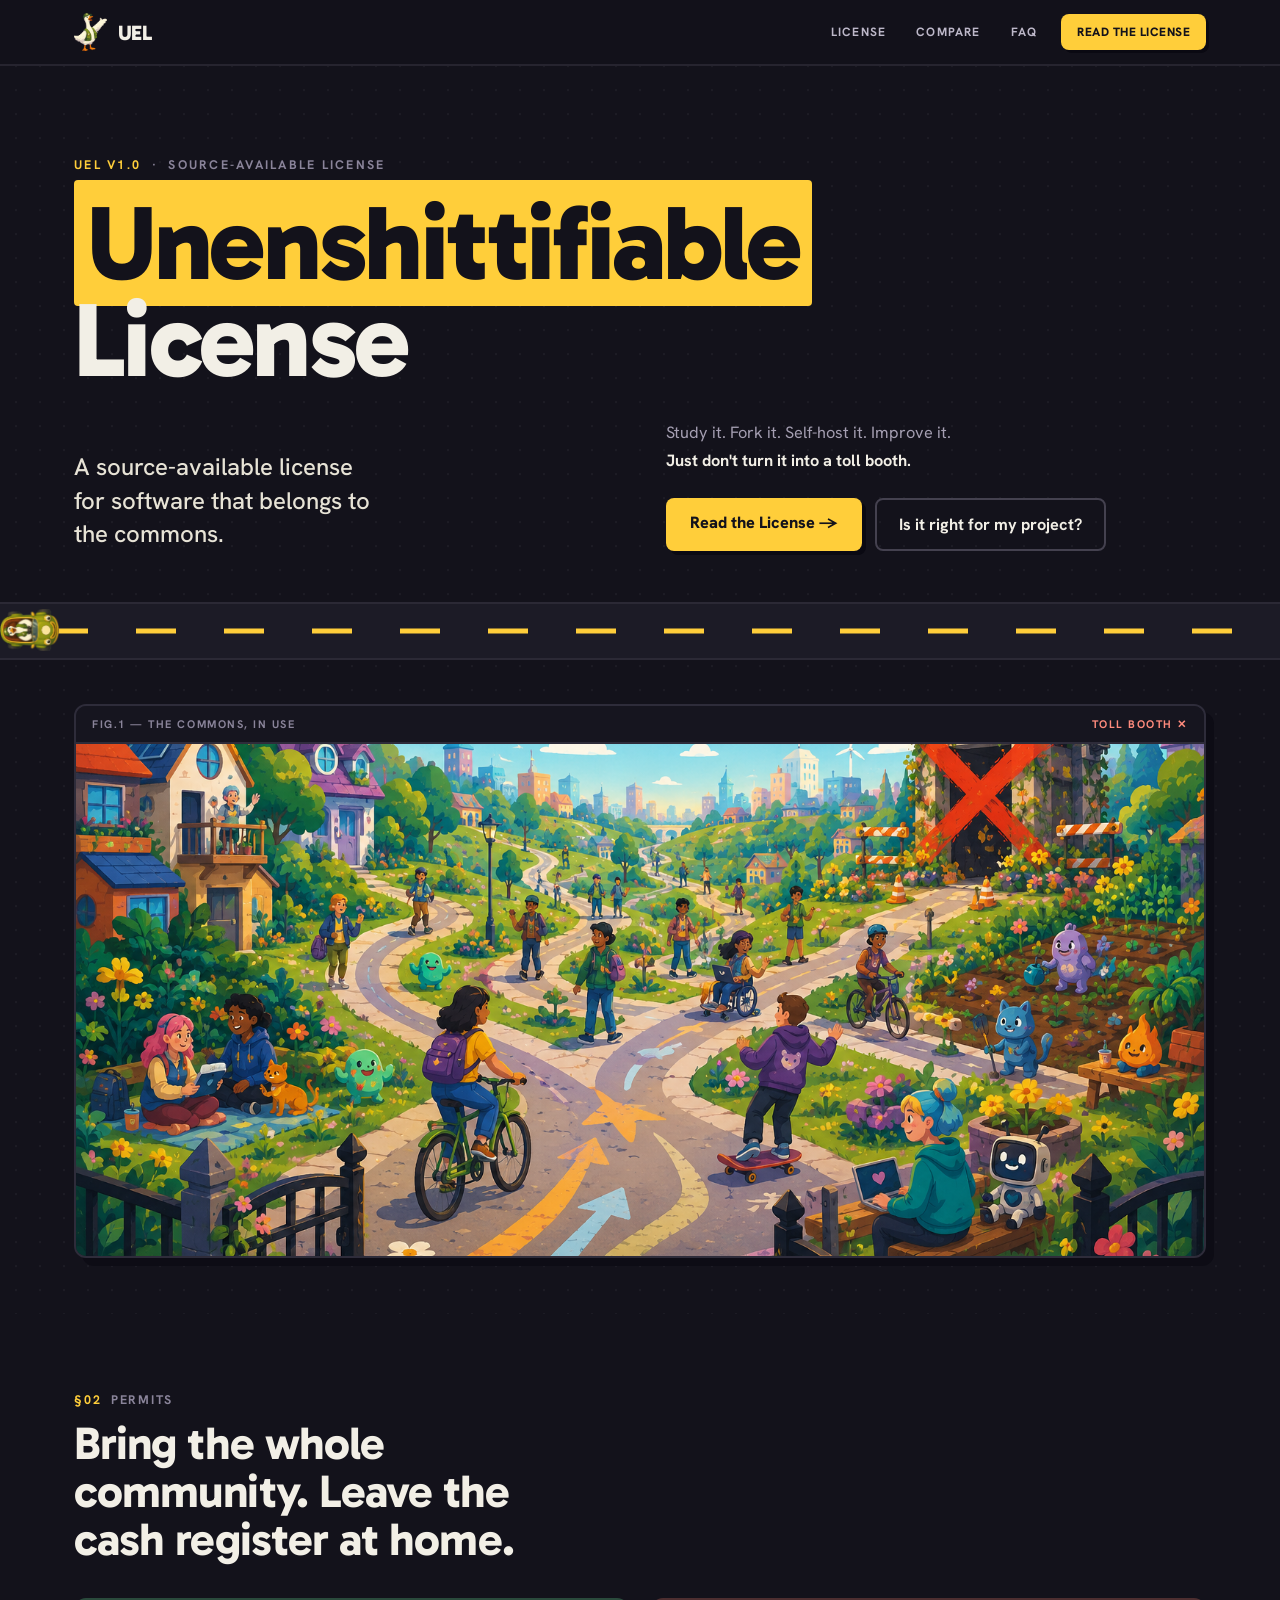
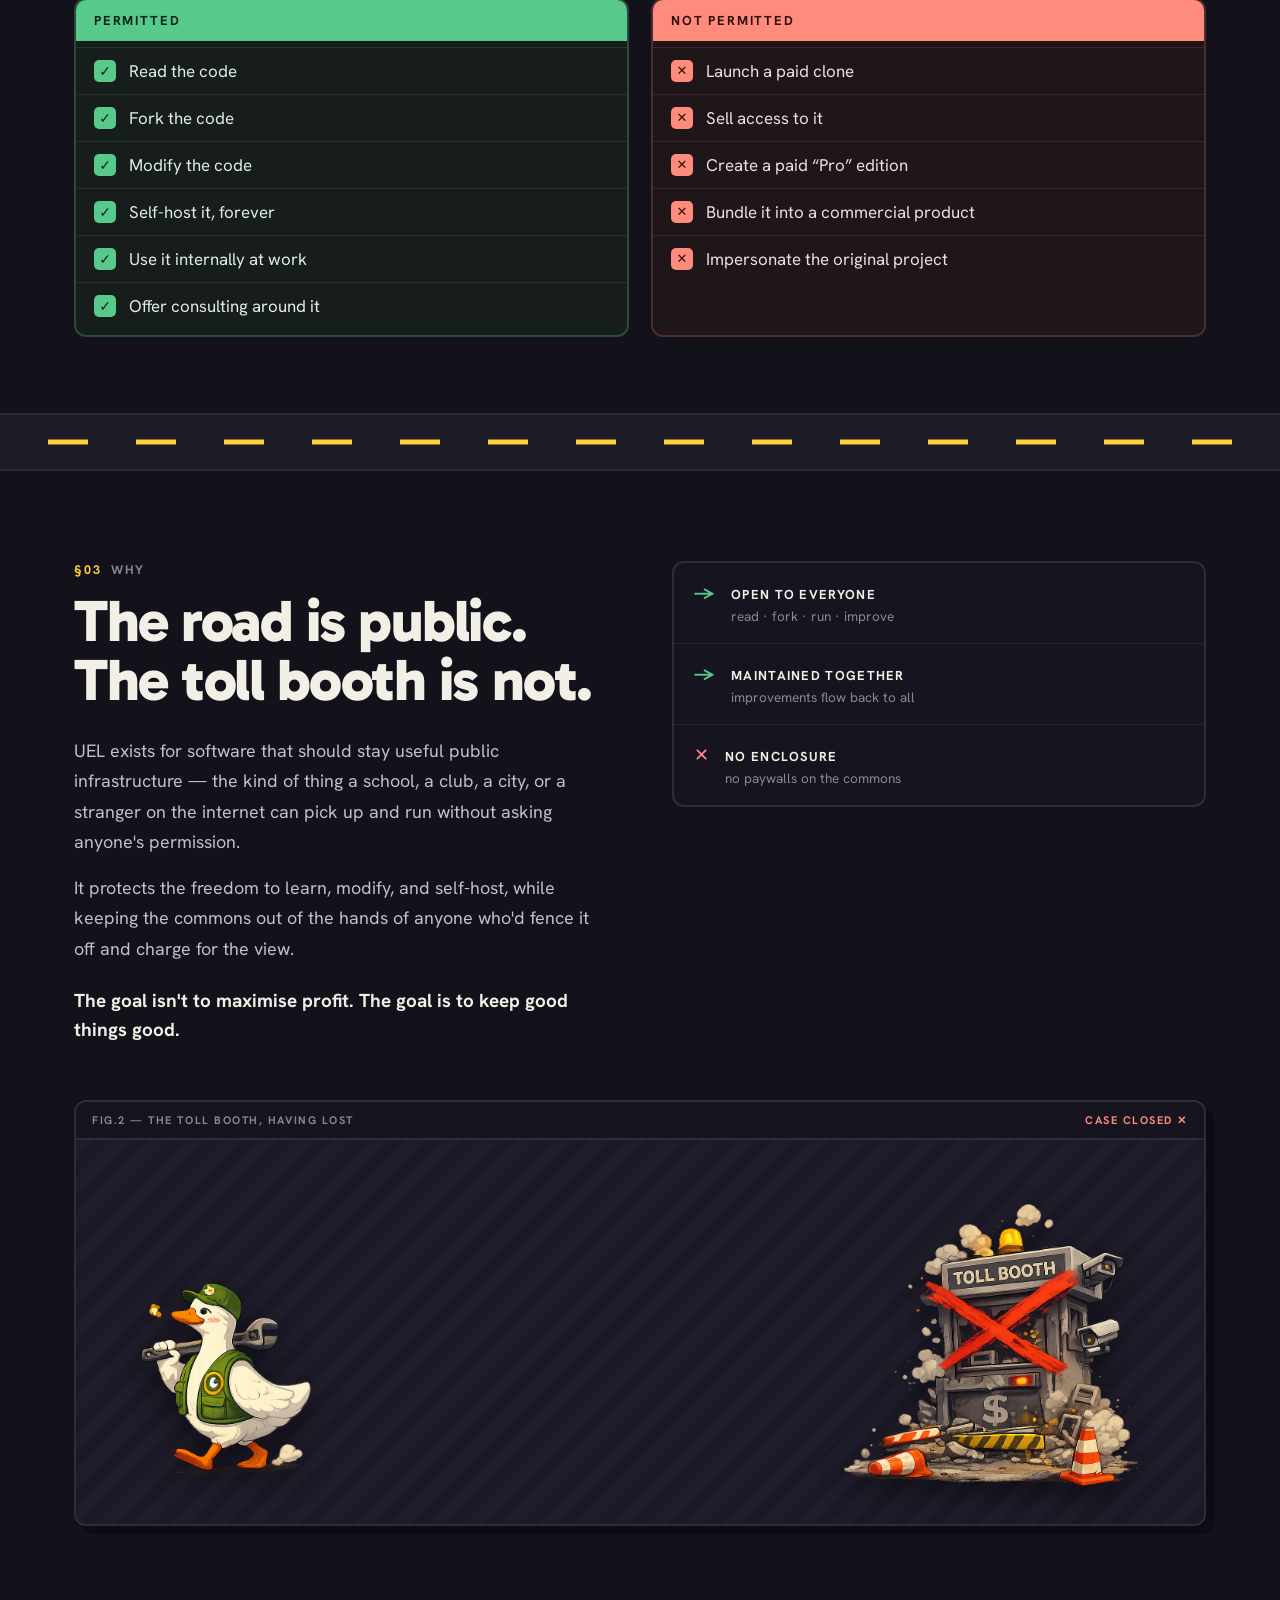
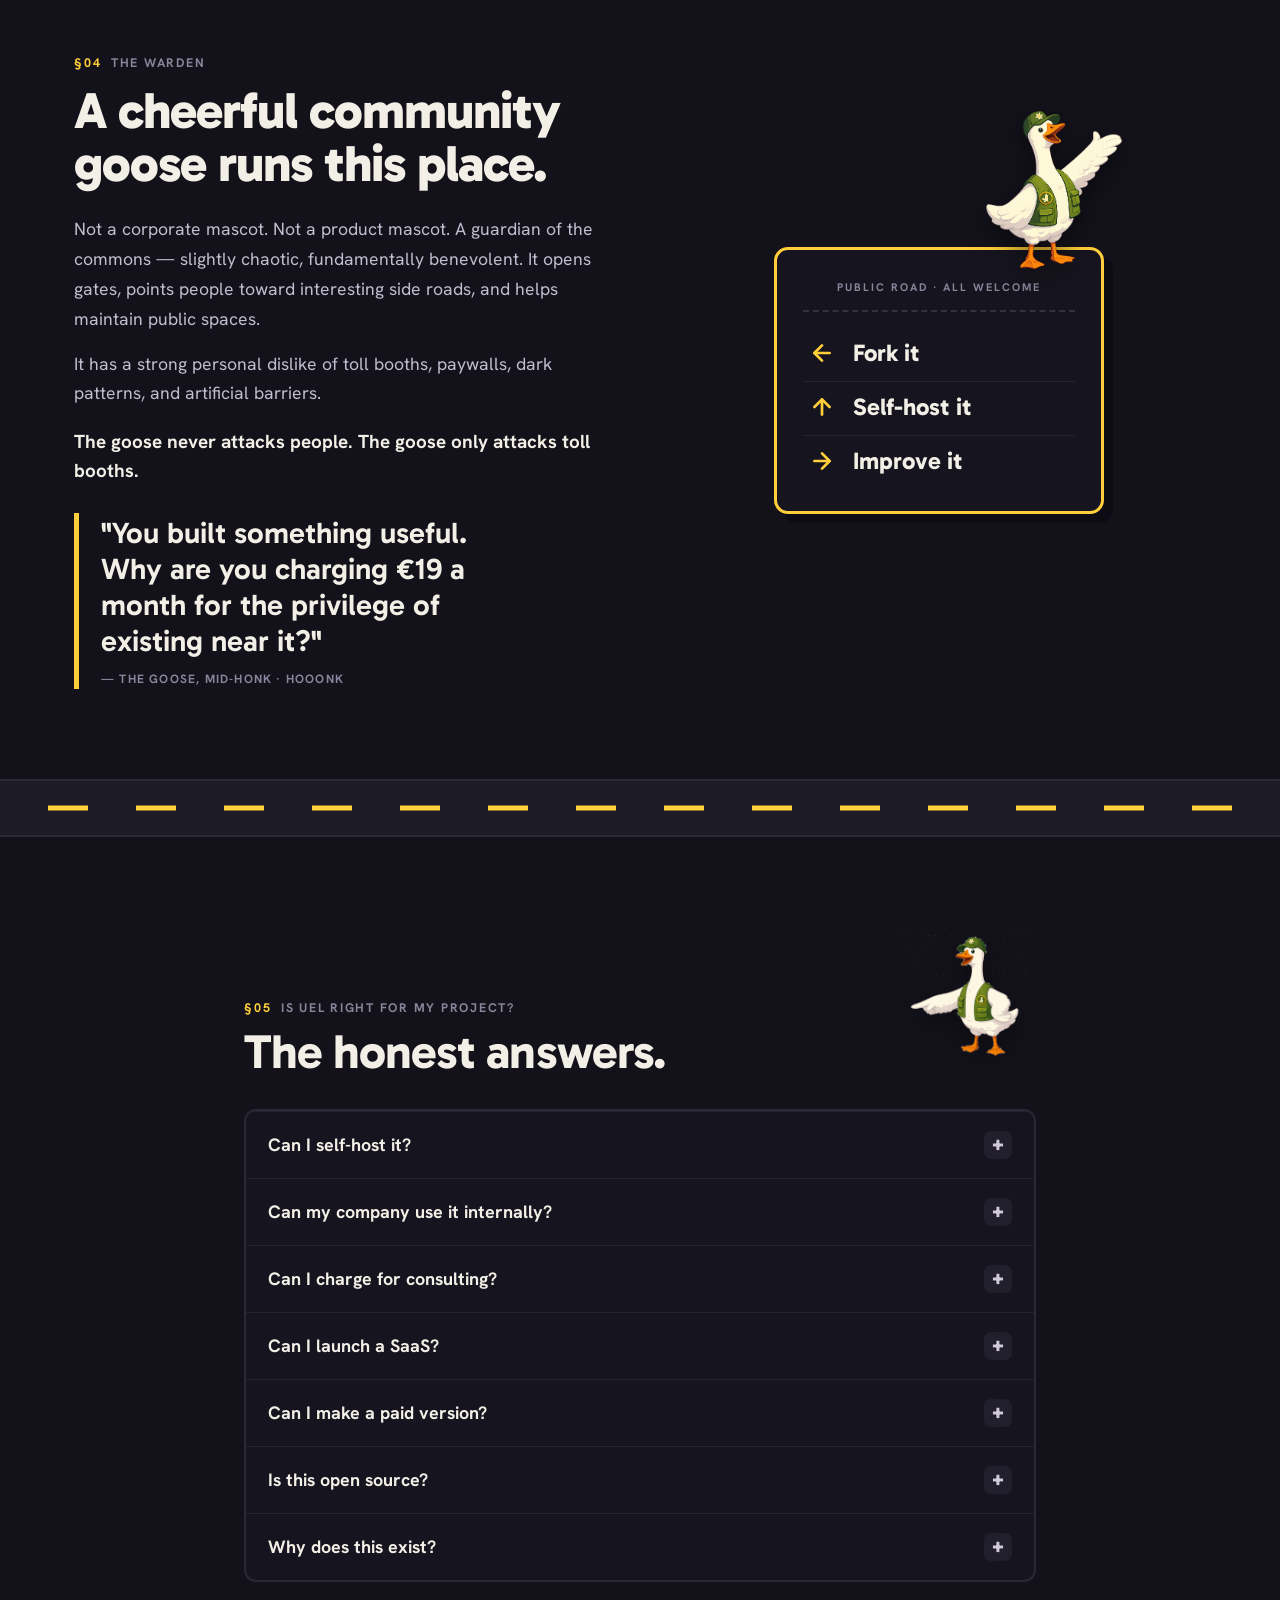
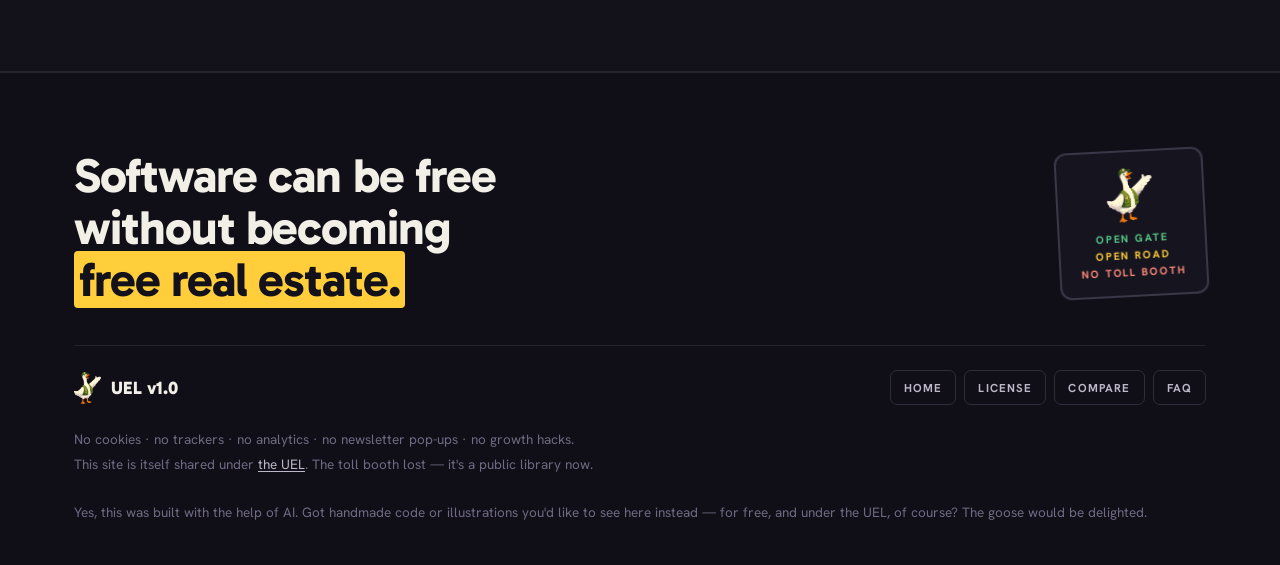
<file: index.html>
<!DOCTYPE html>
<html lang="en">
<head>
<meta charset="utf-8">
<meta name="viewport" content="width=device-width, initial-scale=1">
<title>The Unenshittifiable License (UEL)</title>
<meta name="description" content="A source-available license for software that belongs to the commons. Study it, fork it, self-host it, improve it — just don't turn it into a toll booth.">
<meta property="og:title" content="The Unenshittifiable License (UEL)">
<meta property="og:description" content="A source-available license for software that belongs to the commons. Just don't turn it into a toll booth.">
<meta property="og:type" content="website">
<link rel="icon" href="assets/goose_t.png">
<link rel="preconnect" href="https://fonts.googleapis.com">
<link rel="preconnect" href="https://fonts.gstatic.com" crossorigin>
<link href="https://fonts.googleapis.com/css2?family=Gabarito:wght@400;500;600;700;800;900&family=Hanken+Grotesk:wght@400;500;600;700;800&display=swap" rel="stylesheet">
<link rel="stylesheet" href="styles.css">
</head>
<body>

<div style="min-height:100vh;background:#13121b">

  <nav style="position:sticky;top:0;z-index:50;background:rgba(19,18,27,.86);backdrop-filter:blur(10px);border-bottom:2px solid #26242f">
    <div style="max-width:1180px;margin:0 auto;padding:13px 24px;display:flex;align-items:center;justify-content:space-between;gap:12px;flex-wrap:wrap">
      <a href="index.html" style="display:flex;align-items:center;gap:11px">
        <img src="assets/goose_t.png" alt="UEL warden goose" onclick="honk(event)" title="Honk!" style="height:38px;width:auto;cursor:pointer">
        <span style="font-family:'Gabarito',sans-serif;font-weight:800;font-size:21px;letter-spacing:-.01em">UEL</span>
      </a>
      <div class="lab" style="display:flex;align-items:center;gap:6px;font-size:12px;letter-spacing:.1em">
        <a href="license.html" class="navlink" style="padding:9px 12px;color:#bdb8c9;border-radius:6px">License</a>
        <a href="compare.html" class="navlink" style="padding:9px 12px;color:#bdb8c9;border-radius:6px">Compare</a>
        <a href="#faq" class="navlink" style="padding:9px 12px;color:#bdb8c9;border-radius:6px">FAQ</a>
        <a href="license.html" class="btn-primary-sm" style="margin-left:6px;padding:10px 16px;background:#ffce3a;color:#13121b;font-weight:800;letter-spacing:.04em;border-radius:8px;box-shadow:3px 3px 0 #0a0912;transition:transform .15s,box-shadow .15s">Read the license</a>
      </div>
    </div>
  </nav>

  <header style="position:relative;background-image:radial-gradient(rgba(255,255,255,.045) 1.2px,transparent 1.2px);background-size:24px 24px;background-position:center">
    <div style="max-width:1180px;margin:0 auto;padding:clamp(46px,7vw,92px) 24px clamp(34px,4vw,52px)">
      <div class="lab" style="animation:fadeUp .6s .04s both;font-size:12.5px;letter-spacing:.18em;color:#8a849a"><span style="color:#ffce3a">UEL v1.0</span> &nbsp;·&nbsp; Source-available license</div>
      <h1 style="animation:fadeUp .6s .1s both;font-family:'Gabarito',sans-serif;font-weight:800;font-size:clamp(2.9rem,8.4vw,6.6rem);line-height:.92;letter-spacing:-.025em;margin:22px 0 0;text-wrap:balance">
        <span style="background:#ffce3a;color:#13121b;padding:0 .12em;border-radius:4px;box-decoration-break:clone;-webkit-box-decoration-break:clone">Unenshittifiable</span><br>License
      </h1>
      <div style="display:grid;grid-template-columns:repeat(auto-fit,minmax(min(100%,300px),1fr));gap:clamp(20px,4vw,56px);margin-top:30px;align-items:end">
        <p style="animation:fadeUp .6s .18s both;font-size:clamp(1.15rem,1.9vw,1.5rem);line-height:1.4;color:#e7e3d6;margin:0;max-width:24ch;font-weight:500">A source-available license for software that belongs to the commons.</p>
        <div style="animation:fadeUp .6s .24s both">
          <p style="font-size:1.02rem;line-height:1.75;color:#a59fb2;margin:0">Study it. Fork it. Self-host it. Improve it.<br><span style="color:#f2efe6;font-weight:700">Just don't turn it into a toll booth.</span></p>
          <div style="display:flex;flex-wrap:wrap;gap:13px;margin-top:22px">
            <a href="license.html" class="btn-primary" style="padding:14px 24px;background:#ffce3a;color:#13121b;font-weight:800;font-size:1.02rem;border-radius:8px;box-shadow:4px 4px 0 #0a0912;transition:transform .15s,box-shadow .15s">Read the License →</a>
            <a href="#faq" class="btn-ghost" style="padding:14px 22px;background:transparent;color:#f2efe6;font-weight:700;font-size:1.02rem;border:2px solid #44414f;border-radius:8px;transition:.18s">Is it right for my project?</a>
          </div>
        </div>
      </div>
    </div>

    <div style="position:relative">
      <div aria-hidden="true" style="height:58px;background:#1c1b26;border-top:2px solid #2b2935;border-bottom:2px solid #2b2935;position:relative;overflow:hidden">
        <div class="anim-road" style="position:absolute;top:50%;left:-128px;right:-128px;height:5px;transform:translateY(-50%);background:repeating-linear-gradient(90deg,#ffce3a 0 40px,transparent 40px 88px)"></div>
      </div>
      <img src="assets/goose_car.png" alt="The warden goose, out for a drive" class="anim-drive" style="position:absolute;top:7px;left:0;height:42px;width:auto;z-index:5;pointer-events:none">
    </div>

    <div style="max-width:1180px;margin:0 auto;padding:clamp(26px,4vw,44px) 24px clamp(34px,5vw,56px)">
      <div style="border:2px solid #2e2c3a;border-radius:12px;overflow:hidden;background:#1a1924;box-shadow:8px 8px 0 #0d0c15">
        <div style="display:flex;align-items:center;justify-content:space-between;padding:11px 16px;border-bottom:2px solid #2e2c3a;background:#16151f">
          <span class="lab" style="font-size:11px;letter-spacing:.14em;color:#8a849a">FIG.1 — The commons, in use</span>
          <span class="lab" style="font-size:11px;letter-spacing:.14em;color:#ff8b7d">Toll booth ✕</span>
        </div>
        <img src="assets/hero_scene.png" alt="A colourful public road winding through a friendly neighbourhood — people, cyclists, students and cute internet creatures sharing the space, an open gate, forking paths, and a vine-covered toll booth crossed out in the distance" style="display:block;width:100%;height:clamp(300px,40vw,540px);object-fit:cover">
      </div>
    </div>
  </header>

  <section style="max-width:1180px;margin:0 auto;padding:clamp(40px,6vw,80px) 24px">
    <div class="lab" style="font-size:12.5px;letter-spacing:.14em;color:#8a849a;margin-bottom:12px"><span style="color:#ffce3a">§02</span>&nbsp;&nbsp;Permits</div>
    <h2 style="font-family:'Gabarito',sans-serif;font-weight:700;font-size:clamp(1.9rem,3.6vw,2.9rem);line-height:1.04;letter-spacing:-.02em;margin:0 0 34px;max-width:20ch">Bring the whole community. Leave the cash register at home.</h2>
    <div style="display:grid;grid-template-columns:repeat(auto-fit,minmax(min(100%,260px),1fr));gap:22px">
      <div style="border:2px solid #2a4a3c;border-radius:12px;overflow:hidden;background:#161d1a">
        <div class="lab" style="background:#57c98a;color:#0c241a;font-size:13px;letter-spacing:.14em;padding:12px 18px">Permitted</div>
        <ul style="list-style:none;margin:0;padding:6px 0">
          <li style="display:flex;gap:13px;align-items:center;padding:12px 18px;border-top:1px solid rgba(87,201,138,.14);font-size:1.06rem;color:#e0ede6"><span style="flex:none;width:22px;height:22px;background:#57c98a;color:#0c241a;border-radius:5px;display:grid;place-items:center;font-weight:800;font-size:14px">✓</span>Read the code</li>
          <li style="display:flex;gap:13px;align-items:center;padding:12px 18px;border-top:1px solid rgba(87,201,138,.14);font-size:1.06rem;color:#e0ede6"><span style="flex:none;width:22px;height:22px;background:#57c98a;color:#0c241a;border-radius:5px;display:grid;place-items:center;font-weight:800;font-size:14px">✓</span>Fork the code</li>
          <li style="display:flex;gap:13px;align-items:center;padding:12px 18px;border-top:1px solid rgba(87,201,138,.14);font-size:1.06rem;color:#e0ede6"><span style="flex:none;width:22px;height:22px;background:#57c98a;color:#0c241a;border-radius:5px;display:grid;place-items:center;font-weight:800;font-size:14px">✓</span>Modify the code</li>
          <li style="display:flex;gap:13px;align-items:center;padding:12px 18px;border-top:1px solid rgba(87,201,138,.14);font-size:1.06rem;color:#e0ede6"><span style="flex:none;width:22px;height:22px;background:#57c98a;color:#0c241a;border-radius:5px;display:grid;place-items:center;font-weight:800;font-size:14px">✓</span>Self-host it, forever</li>
          <li style="display:flex;gap:13px;align-items:center;padding:12px 18px;border-top:1px solid rgba(87,201,138,.14);font-size:1.06rem;color:#e0ede6"><span style="flex:none;width:22px;height:22px;background:#57c98a;color:#0c241a;border-radius:5px;display:grid;place-items:center;font-weight:800;font-size:14px">✓</span>Use it internally at work</li>
          <li style="display:flex;gap:13px;align-items:center;padding:12px 18px;border-top:1px solid rgba(87,201,138,.14);font-size:1.06rem;color:#e0ede6"><span style="flex:none;width:22px;height:22px;background:#57c98a;color:#0c241a;border-radius:5px;display:grid;place-items:center;font-weight:800;font-size:14px">✓</span>Offer consulting around it</li>
        </ul>
      </div>
      <div style="border:2px solid #4d2e30;border-radius:12px;overflow:hidden;background:#1e1618">
        <div class="lab" style="background:#ff8b7d;color:#2e0f0c;font-size:13px;letter-spacing:.14em;padding:12px 18px">Not permitted</div>
        <ul style="list-style:none;margin:0;padding:6px 0">
          <li style="display:flex;gap:13px;align-items:center;padding:12px 18px;border-top:1px solid rgba(255,139,125,.14);font-size:1.06rem;color:#f0dedd"><span style="flex:none;width:22px;height:22px;background:#ff8b7d;color:#2e0f0c;border-radius:5px;display:grid;place-items:center;font-weight:800;font-size:13px">✕</span>Launch a paid clone</li>
          <li style="display:flex;gap:13px;align-items:center;padding:12px 18px;border-top:1px solid rgba(255,139,125,.14);font-size:1.06rem;color:#f0dedd"><span style="flex:none;width:22px;height:22px;background:#ff8b7d;color:#2e0f0c;border-radius:5px;display:grid;place-items:center;font-weight:800;font-size:13px">✕</span>Sell access to it</li>
          <li style="display:flex;gap:13px;align-items:center;padding:12px 18px;border-top:1px solid rgba(255,139,125,.14);font-size:1.06rem;color:#f0dedd"><span style="flex:none;width:22px;height:22px;background:#ff8b7d;color:#2e0f0c;border-radius:5px;display:grid;place-items:center;font-weight:800;font-size:13px">✕</span>Create a paid “Pro” edition</li>
          <li style="display:flex;gap:13px;align-items:center;padding:12px 18px;border-top:1px solid rgba(255,139,125,.14);font-size:1.06rem;color:#f0dedd"><span style="flex:none;width:22px;height:22px;background:#ff8b7d;color:#2e0f0c;border-radius:5px;display:grid;place-items:center;font-weight:800;font-size:13px">✕</span>Bundle it into a commercial product</li>
          <li style="display:flex;gap:13px;align-items:center;padding:12px 18px;border-top:1px solid rgba(255,139,125,.14);font-size:1.06rem;color:#f0dedd"><span style="flex:none;width:22px;height:22px;background:#ff8b7d;color:#2e0f0c;border-radius:5px;display:grid;place-items:center;font-weight:800;font-size:13px">✕</span>Impersonate the original project</li>
        </ul>
      </div>
    </div>
  </section>

  <div aria-hidden="true" style="height:58px;background:#1c1b26;border-top:2px solid #2b2935;border-bottom:2px solid #2b2935;position:relative;overflow:hidden">
    <div class="anim-road" style="position:absolute;top:50%;left:-128px;right:-128px;height:5px;transform:translateY(-50%);background:repeating-linear-gradient(90deg,#ffce3a 0 40px,transparent 40px 88px)"></div>
  </div>

  <section style="max-width:1180px;margin:0 auto;padding:clamp(50px,7vw,96px) 24px">
    <div style="display:grid;grid-template-columns:repeat(auto-fit,minmax(min(100%,300px),1fr));gap:clamp(30px,5vw,68px);align-items:start">
      <div>
        <div class="lab" style="font-size:12.5px;letter-spacing:.14em;color:#8a849a;margin-bottom:14px"><span style="color:#ffce3a">§03</span>&nbsp;&nbsp;Why</div>
        <h2 style="font-family:'Gabarito',sans-serif;font-weight:800;font-size:clamp(2.1rem,4.6vw,3.8rem);line-height:1;letter-spacing:-.025em;margin:0">The road is public.<br>The toll booth is&nbsp;not.</h2>
        <p style="font-size:1.12rem;line-height:1.7;color:#c2bdcf;margin:26px 0 0">UEL exists for software that should stay useful public infrastructure — the kind of thing a school, a club, a city, or a stranger on the internet can pick up and run without asking anyone's permission.</p>
        <p style="font-size:1.12rem;line-height:1.7;color:#c2bdcf;margin:15px 0 0">It protects the freedom to learn, modify, and self-host, while keeping the commons out of the hands of anyone who'd fence it off and charge for the view.</p>
        <p style="font-size:1.18rem;line-height:1.55;color:#f2efe6;font-weight:700;margin:22px 0 0">The goal isn't to maximise profit. The goal is to keep good things good.</p>
      </div>
      <div style="border:2px solid #2e2c3a;border-radius:12px;background:#16151f">
        <div style="display:flex;gap:16px;padding:18px 20px;border-bottom:1px solid #26242f;align-items:baseline"><span style="color:#57c98a;font-weight:800;font-size:18px">→</span><div><div class="lab" style="color:#f2efe6;font-size:13px;letter-spacing:.1em">Open to everyone</div><div style="color:#8a849a;font-size:13.5px;margin-top:4px">read · fork · run · improve</div></div></div>
        <div style="display:flex;gap:16px;padding:18px 20px;border-bottom:1px solid #26242f;align-items:baseline"><span style="color:#57c98a;font-weight:800;font-size:18px">→</span><div><div class="lab" style="color:#f2efe6;font-size:13px;letter-spacing:.1em">Maintained together</div><div style="color:#8a849a;font-size:13.5px;margin-top:4px">improvements flow back to all</div></div></div>
        <div style="display:flex;gap:16px;padding:18px 20px;align-items:baseline"><span style="color:#ff8b7d;font-weight:800;font-size:18px">✕</span><div><div class="lab" style="color:#f2efe6;font-size:13px;letter-spacing:.1em">No enclosure</div><div style="color:#8a849a;font-size:13.5px;margin-top:4px">no paywalls on the commons</div></div></div>
      </div>
    </div>
    <div style="margin-top:clamp(36px,5vw,56px);border:2px solid #2e2c3a;border-radius:12px;overflow:hidden;background:#1a1924;box-shadow:8px 8px 0 #0d0c15">
      <div style="display:flex;align-items:center;justify-content:space-between;gap:12px;padding:11px 16px;border-bottom:2px solid #2e2c3a;background:#16151f">
        <span class="lab" style="font-size:11px;letter-spacing:.14em;color:#8a849a">FIG.2 — The toll booth, having lost</span>
        <span class="lab" style="font-size:11px;letter-spacing:.14em;color:#ff8b7d">Case closed ✕</span>
      </div>
      <div style="background:repeating-linear-gradient(135deg,#1f1d2a,#1f1d2a 13px,#1b1926 13px,#1b1926 26px);padding:clamp(22px,3vw,40px) clamp(20px,5vw,72px);display:flex;flex-wrap:wrap;align-items:flex-end;justify-content:space-between;gap:28px">
        <img src="assets/goose_clean.png" alt="The warden goose strolling away with a wrench over its shoulder, whistling" style="height:clamp(170px,24vw,310px);width:auto;filter:drop-shadow(0 12px 16px rgba(0,0,0,.45))">
        <img src="assets/booth_clean.png" alt="The toll booth, crossed-out and crumbling" style="height:clamp(160px,22vw,288px);width:auto;filter:drop-shadow(0 12px 16px rgba(0,0,0,.45))">
      </div>
    </div>
  </section>

  <section style="max-width:1180px;margin:0 auto;padding:clamp(20px,3vw,40px) 24px clamp(50px,7vw,90px)">
    <div style="display:grid;grid-template-columns:repeat(auto-fit,minmax(min(100%,300px),1fr));gap:clamp(34px,5vw,72px);align-items:center">
      <div>
        <div class="lab" style="font-size:12.5px;letter-spacing:.14em;color:#8a849a;margin-bottom:14px"><span style="color:#ffce3a">§04</span>&nbsp;&nbsp;The warden</div>
        <h2 style="font-family:'Gabarito',sans-serif;font-weight:800;font-size:clamp(1.9rem,4vw,3.2rem);line-height:1.02;letter-spacing:-.02em;margin:0">A cheerful community goose runs this place.</h2>
        <p style="font-size:1.1rem;line-height:1.7;color:#c2bdcf;margin:24px 0 0">Not a corporate mascot. Not a product mascot. A guardian of the commons — slightly chaotic, fundamentally benevolent. It opens gates, points people toward interesting side roads, and helps maintain public spaces.</p>
        <p style="font-size:1.1rem;line-height:1.7;color:#c2bdcf;margin:15px 0 0">It has a strong personal dislike of toll booths, paywalls, dark patterns, and artificial barriers.</p>
        <p style="font-size:1.18rem;line-height:1.5;color:#f2efe6;font-weight:700;margin:20px 0 0">The goose never attacks people. The goose only attacks toll booths.</p>
        <div style="margin-top:28px;border-left:5px solid #ffce3a;padding:2px 0 2px 22px;max-width:44ch">
          <p style="font-family:'Gabarito',sans-serif;font-weight:600;font-size:clamp(1.3rem,2.4vw,1.85rem);line-height:1.22;margin:0">"You built something useful. Why are you charging €19 a month for the privilege of existing near it?"</p>
          <p class="lab" style="font-size:12px;letter-spacing:.1em;color:#8a849a;margin:12px 0 0">— the goose, mid-honk · HOOONK</p>
        </div>
      </div>

      <div style="display:flex;justify-content:center">
        <div style="position:relative;width:min(100%,330px)">
          <img src="assets/goose_t.png" alt="The warden goose, pointing at the directions" style="position:absolute;top:-118px;right:-18px;height:158px;width:auto;z-index:2;filter:drop-shadow(0 8px 12px rgba(0,0,0,.5))">
          <div style="border:3px solid #ffce3a;border-radius:14px;background:#16151f;box-shadow:9px 9px 0 #0d0c15;padding:30px 26px 26px;margin-top:18px">
            <div class="lab" style="text-align:center;font-size:11px;letter-spacing:.18em;color:#8a849a;padding-bottom:16px;border-bottom:2px dashed #34323f">Public road · all welcome</div>
            <div style="display:flex;flex-direction:column;gap:4px;margin-top:16px">
              <div style="display:flex;align-items:center;gap:16px;padding:10px 4px"><span style="width:30px;display:flex;justify-content:center;align-items:center;color:#ffce3a"><svg width="26" height="26" viewBox="0 0 24 24" fill="none" stroke="currentColor" stroke-width="2.5" stroke-linecap="round" stroke-linejoin="round"><path d="M19 12H5"></path><path d="M12 19l-7-7 7-7"></path></svg></span><span style="font-family:'Gabarito',sans-serif;font-weight:700;font-size:1.5rem;white-space:nowrap">Fork it</span></div>
              <div style="display:flex;align-items:center;gap:16px;padding:10px 4px;border-top:1px solid #26242f"><span style="width:30px;display:flex;justify-content:center;align-items:center;color:#ffce3a"><svg width="26" height="26" viewBox="0 0 24 24" fill="none" stroke="currentColor" stroke-width="2.5" stroke-linecap="round" stroke-linejoin="round"><path d="M12 19V5"></path><path d="M5 12l7-7 7 7"></path></svg></span><span style="font-family:'Gabarito',sans-serif;font-weight:700;font-size:1.5rem;white-space:nowrap">Self-host it</span></div>
              <div style="display:flex;align-items:center;gap:16px;padding:10px 4px;border-top:1px solid #26242f"><span style="width:30px;display:flex;justify-content:center;align-items:center;color:#ffce3a"><svg width="26" height="26" viewBox="0 0 24 24" fill="none" stroke="currentColor" stroke-width="2.5" stroke-linecap="round" stroke-linejoin="round"><path d="M5 12h14"></path><path d="M12 5l7 7-7 7"></path></svg></span><span style="font-family:'Gabarito',sans-serif;font-weight:700;font-size:1.5rem;white-space:nowrap">Improve it</span></div>
            </div>
          </div>
        </div>
      </div>
    </div>
  </section>

  <div aria-hidden="true" style="height:58px;background:#1c1b26;border-top:2px solid #2b2935;border-bottom:2px solid #2b2935;position:relative;overflow:hidden">
    <div class="anim-road" style="position:absolute;top:50%;left:-128px;right:-128px;height:5px;transform:translateY(-50%);background:repeating-linear-gradient(90deg,#ffce3a 0 40px,transparent 40px 88px)"></div>
  </div>

  <section id="faq" style="max-width:840px;margin:0 auto;padding:clamp(50px,7vw,90px) 24px">
    <div style="display:flex;flex-wrap:wrap;align-items:flex-end;justify-content:space-between;gap:18px;margin-bottom:32px">
      <div>
        <div class="lab" style="font-size:12.5px;letter-spacing:.14em;color:#8a849a;margin-bottom:12px"><span style="color:#ffce3a">§05</span>&nbsp;&nbsp;Is UEL right for my project?</div>
        <h2 style="font-family:'Gabarito',sans-serif;font-weight:700;font-size:clamp(2rem,3.8vw,3rem);line-height:1.02;letter-spacing:-.02em;margin:0">The honest answers.</h2>
      </div>
      <img src="assets/goose_point.png" alt="The warden goose, ready for your questions" style="height:clamp(94px,12vw,150px);width:auto;flex:none;filter:drop-shadow(0 8px 12px rgba(0,0,0,.4))">
    </div>
    <div style="border:2px solid #2a2834;border-radius:12px;overflow:hidden;background:#16151f">

      <div data-faq data-open="0" style="border-top:1px solid #24222e">
        <button onclick="toggleFaq(this)" style="width:100%;display:flex;align-items:center;justify-content:space-between;gap:16px;padding:19px 22px;background:none;border:none;color:#f2efe6;cursor:pointer;text-align:left;font-family:'Hanken Grotesk',sans-serif;font-weight:700;font-size:1.12rem">
          Can I self-host it?
          <span data-faq-sign style="flex:none;width:28px;height:28px;border-radius:7px;background:#221f2c;color:#cfc9da;display:grid;place-items:center;font-size:1.3rem;font-weight:700;font-family:'Gabarito',sans-serif">+</span>
        </button>
        <div data-faq-answer style="display:none;padding:0 22px 22px;color:#bdb7c9;font-size:1.05rem;line-height:1.65">Yes — that's the whole point. Spin it up on your own box, your school's server, your community's spare laptop in a closet. Forever, for free, no permission slip required.</div>
      </div>

      <div data-faq data-open="0" style="border-top:1px solid #24222e">
        <button onclick="toggleFaq(this)" style="width:100%;display:flex;align-items:center;justify-content:space-between;gap:16px;padding:19px 22px;background:none;border:none;color:#f2efe6;cursor:pointer;text-align:left;font-family:'Hanken Grotesk',sans-serif;font-weight:700;font-size:1.12rem">
          Can my company use it internally?
          <span data-faq-sign style="flex:none;width:28px;height:28px;border-radius:7px;background:#221f2c;color:#cfc9da;display:grid;place-items:center;font-size:1.3rem;font-weight:700;font-family:'Gabarito',sans-serif">+</span>
        </button>
        <div data-faq-answer style="display:none;padding:0 22px 22px;color:#bdb7c9;font-size:1.05rem;line-height:1.65">Absolutely. Run it for your team, your staff, your internal tools and dashboards. Internal use is just… use. The commons doesn't check your org chart.</div>
      </div>

      <div data-faq data-open="0" style="border-top:1px solid #24222e">
        <button onclick="toggleFaq(this)" style="width:100%;display:flex;align-items:center;justify-content:space-between;gap:16px;padding:19px 22px;background:none;border:none;color:#f2efe6;cursor:pointer;text-align:left;font-family:'Hanken Grotesk',sans-serif;font-weight:700;font-size:1.12rem">
          Can I charge for consulting?
          <span data-faq-sign style="flex:none;width:28px;height:28px;border-radius:7px;background:#221f2c;color:#cfc9da;display:grid;place-items:center;font-size:1.3rem;font-weight:700;font-family:'Gabarito',sans-serif">+</span>
        </button>
        <div data-faq-answer style="display:none;padding:0 22px 22px;color:#bdb7c9;font-size:1.05rem;line-height:1.65">Go for it. Charge to install it, configure it, teach it, support it, customise it. You're selling your time and your expertise — not fencing off the commons.</div>
      </div>

      <div data-faq data-open="0" style="border-top:1px solid #24222e">
        <button onclick="toggleFaq(this)" style="width:100%;display:flex;align-items:center;justify-content:space-between;gap:16px;padding:19px 22px;background:none;border:none;color:#f2efe6;cursor:pointer;text-align:left;font-family:'Hanken Grotesk',sans-serif;font-weight:700;font-size:1.12rem">
          Can I launch a SaaS?
          <span data-faq-sign style="flex:none;width:28px;height:28px;border-radius:7px;background:#221f2c;color:#cfc9da;display:grid;place-items:center;font-size:1.3rem;font-weight:700;font-family:'Gabarito',sans-serif">+</span>
        </button>
        <div data-faq-answer style="display:none;padding:0 22px 22px;color:#bdb7c9;font-size:1.05rem;line-height:1.65">Not a paid one built on UEL software. You're welcome to run a free, public instance — but you can't put the public road behind a toll booth and charge admission.</div>
      </div>

      <div data-faq data-open="0" style="border-top:1px solid #24222e">
        <button onclick="toggleFaq(this)" style="width:100%;display:flex;align-items:center;justify-content:space-between;gap:16px;padding:19px 22px;background:none;border:none;color:#f2efe6;cursor:pointer;text-align:left;font-family:'Hanken Grotesk',sans-serif;font-weight:700;font-size:1.12rem">
          Can I make a paid version?
          <span data-faq-sign style="flex:none;width:28px;height:28px;border-radius:7px;background:#221f2c;color:#cfc9da;display:grid;place-items:center;font-size:1.3rem;font-weight:700;font-family:'Gabarito',sans-serif">+</span>
        </button>
        <div data-faq-answer style="display:none;padding:0 22px 22px;color:#bdb7c9;font-size:1.05rem;line-height:1.65">No paid editions, no “Pro” tier, no commercial fork held just out of reach. Improvements belong back in the commons, where everyone gets them — not behind a card reader.</div>
      </div>

      <div data-faq data-open="0" style="border-top:1px solid #24222e">
        <button onclick="toggleFaq(this)" style="width:100%;display:flex;align-items:center;justify-content:space-between;gap:16px;padding:19px 22px;background:none;border:none;color:#f2efe6;cursor:pointer;text-align:left;font-family:'Hanken Grotesk',sans-serif;font-weight:700;font-size:1.12rem">
          Is this open source?
          <span data-faq-sign style="flex:none;width:28px;height:28px;border-radius:7px;background:#221f2c;color:#cfc9da;display:grid;place-items:center;font-size:1.3rem;font-weight:700;font-family:'Gabarito',sans-serif">+</span>
        </button>
        <div data-faq-answer style="display:none;padding:0 22px 22px;color:#bdb7c9;font-size:1.05rem;line-height:1.65">It's source-available. You get the source and the freedom to read, fork, run, and improve it — minus the freedom to monetise the commons. Think of it as open-hearted.</div>
      </div>

      <div data-faq data-open="0" style="border-top:1px solid #24222e">
        <button onclick="toggleFaq(this)" style="width:100%;display:flex;align-items:center;justify-content:space-between;gap:16px;padding:19px 22px;background:none;border:none;color:#f2efe6;cursor:pointer;text-align:left;font-family:'Hanken Grotesk',sans-serif;font-weight:700;font-size:1.12rem">
          Why does this exist?
          <span data-faq-sign style="flex:none;width:28px;height:28px;border-radius:7px;background:#221f2c;color:#cfc9da;display:grid;place-items:center;font-size:1.3rem;font-weight:700;font-family:'Gabarito',sans-serif">+</span>
        </button>
        <div data-faq-answer style="display:none;padding:0 22px 22px;color:#bdb7c9;font-size:1.05rem;line-height:1.65">Because too many good, useful things get bought, paywalled, and quietly made worse. UEL is a small fence around the freedoms that matter — built so good things can stay good. The goose insisted.</div>
      </div>

    </div>
  </section>

  <footer style="border-top:2px solid #26242f;background:#100f17">
    <div style="max-width:1180px;margin:0 auto;padding:clamp(46px,6vw,80px) 24px clamp(28px,4vw,40px)">
      <div style="display:flex;flex-wrap:wrap;gap:30px;justify-content:space-between;align-items:flex-start">
        <p style="font-family:'Gabarito',sans-serif;font-weight:700;font-size:clamp(1.7rem,4.2vw,3rem);line-height:1.08;letter-spacing:-.02em;margin:0;max-width:16ch;text-wrap:balance">Software can be free without becoming <span style="background:#ffce3a;color:#13121b;padding:0 .1em;border-radius:4px;box-decoration-break:clone;-webkit-box-decoration-break:clone">free real estate.</span></p>
        <div style="display:inline-flex;flex-direction:column;align-items:center;gap:3px;border:2px solid #3a3747;border-radius:12px;padding:16px 20px;background:#16151f;transform:rotate(-3deg)">
          <img src="assets/goose_t.png" alt="" style="height:54px;width:auto">
          <span class="lab" style="font-size:10.5px;letter-spacing:.18em;color:#57c98a;margin-top:6px">Open gate</span>
          <span class="lab" style="font-size:10.5px;letter-spacing:.18em;color:#ffce3a">Open road</span>
          <span class="lab" style="font-size:10.5px;letter-spacing:.18em;color:#ff8b7d">No toll booth</span>
        </div>
      </div>
      <div style="display:flex;flex-wrap:wrap;gap:24px;justify-content:space-between;align-items:center;margin-top:40px;padding-top:24px;border-top:1px solid #24222e">
        <div style="display:flex;align-items:center;gap:10px;font-family:'Gabarito',sans-serif;font-weight:800;font-size:18px"><img src="assets/goose_t.png" alt="" style="height:32px;width:auto">UEL v1.0</div>
        <div class="lab" style="display:flex;gap:8px;flex-wrap:wrap;font-size:11.5px;letter-spacing:.1em">
          <a href="index.html" class="pill" style="padding:9px 13px;border:1px solid #2e2c3a;border-radius:7px;color:#bdb8c9;transition:.18s">Home</a>
          <a href="license.html" class="pill" style="padding:9px 13px;border:1px solid #2e2c3a;border-radius:7px;color:#bdb8c9;transition:.18s">License</a>
          <a href="compare.html" class="pill" style="padding:9px 13px;border:1px solid #2e2c3a;border-radius:7px;color:#bdb8c9;transition:.18s">Compare</a>
          <a href="index.html#faq" class="pill" style="padding:9px 13px;border:1px solid #2e2c3a;border-radius:7px;color:#bdb8c9;transition:.18s">FAQ</a>
        </div>
      </div>
      <p style="font-size:13.5px;color:#6f6982;margin:22px 0 0;line-height:1.8">No cookies · no trackers · no analytics · no newsletter pop-ups · no growth hacks.<br>This site is itself shared under <a href="https://github.com/rock3r/uel" style="color:#bdb8c9;text-decoration:underline;text-underline-offset:2px">the UEL</a>. The toll booth lost — it's a public library now.<br><br>Yes, this was built with the help of AI. Got handmade code or illustrations you'd like to see here instead — for free, and under the UEL, of course? The goose would be delighted.</p>
    </div>
  </footer>

</div>

<script src="app.js"></script>
</body>
</html>
</file>
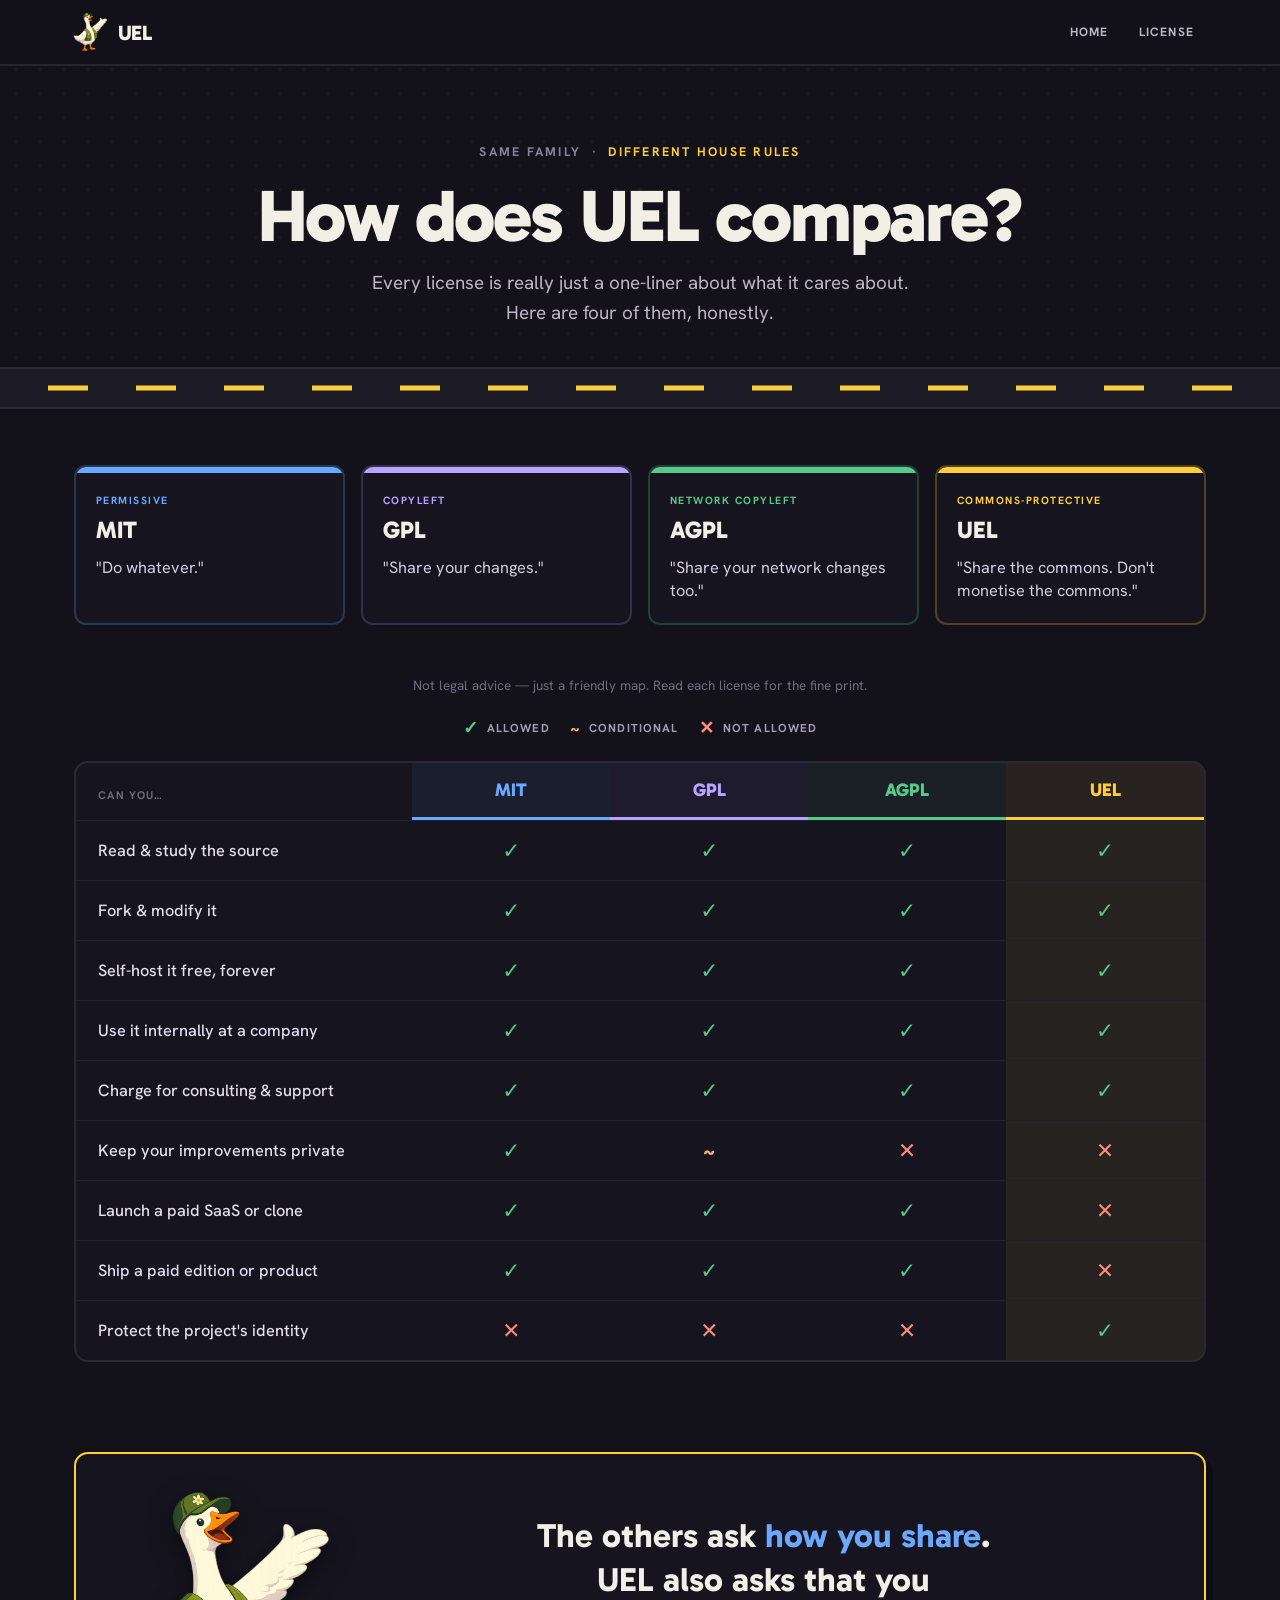
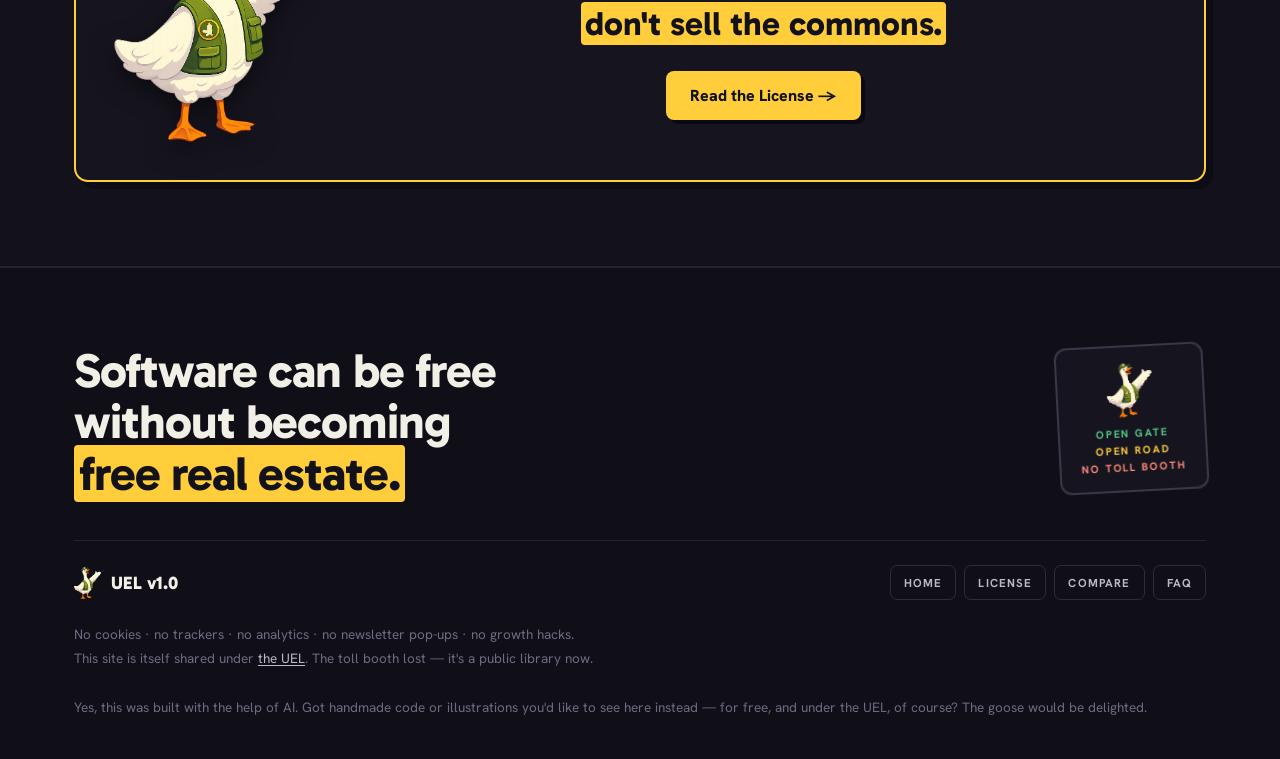
<file: compare.html>
<!DOCTYPE html>
<html lang="en">
<head>
<meta charset="utf-8">
<meta name="viewport" content="width=device-width, initial-scale=1">
<title>How does UEL compare? — The Unenshittifiable License</title>
<meta name="description" content="Every license is really just a one-liner about what it cares about. MIT, GPL, AGPL and UEL, compared honestly.">
<meta property="og:title" content="How does UEL compare?">
<meta property="og:description" content="MIT, GPL, AGPL and UEL — the same family, different house rules.">
<meta property="og:type" content="website">
<link rel="icon" href="assets/goose_t.png">
<link rel="preconnect" href="https://fonts.googleapis.com">
<link rel="preconnect" href="https://fonts.gstatic.com" crossorigin>
<link href="https://fonts.googleapis.com/css2?family=Gabarito:wght@400;500;600;700;800;900&family=Hanken+Grotesk:wght@400;500;600;700;800&display=swap" rel="stylesheet">
<link rel="stylesheet" href="styles.css">
</head>
<body>

<div style="min-height:100vh;background:#13121b">

  <nav style="position:sticky;top:0;z-index:50;background:rgba(19,18,27,.86);backdrop-filter:blur(10px);border-bottom:2px solid #26242f">
    <div style="max-width:1180px;margin:0 auto;padding:13px 24px;display:flex;align-items:center;justify-content:space-between;gap:12px;flex-wrap:wrap">
      <a href="index.html" style="display:flex;align-items:center;gap:11px"><img src="assets/goose_t.png" alt="UEL warden goose" onclick="honk(event)" title="Honk!" style="height:38px;width:auto;cursor:pointer"><span style="font-family:'Gabarito',sans-serif;font-weight:800;font-size:21px;letter-spacing:-.01em">UEL</span></a>
      <div class="lab" style="display:flex;align-items:center;gap:6px;font-size:12px;letter-spacing:.1em">
        <a href="index.html" class="navlink" style="padding:9px 12px;color:#bdb8c9;border-radius:6px">Home</a>
        <a href="license.html" class="navlink" style="padding:9px 12px;color:#bdb8c9;border-radius:6px">License</a>
      </div>
    </div>
  </nav>

  <header style="position:relative;background-image:radial-gradient(rgba(255,255,255,.045) 1.2px,transparent 1.2px);background-size:24px 24px;background-position:center;text-align:center">
    <div style="max-width:920px;margin:0 auto;padding:clamp(42px,6vw,78px) 24px clamp(28px,3vw,40px)">
      <div class="lab" style="animation:fadeUp .6s both;font-size:12.5px;letter-spacing:.18em;color:#8a849a">Same family &nbsp;·&nbsp; <span style="color:#ffce3a">different house rules</span></div>
      <h1 style="animation:fadeUp .6s .08s both;font-family:'Gabarito',sans-serif;font-weight:800;font-size:clamp(2.5rem,6vw,4.6rem);line-height:.98;letter-spacing:-.025em;margin:20px 0 0">How does UEL compare?</h1>
      <p style="animation:fadeUp .6s .16s both;font-size:1.18rem;color:#bdb7c9;margin:16px auto 0;max-width:52ch;line-height:1.6">Every license is really just a one-liner about what it cares about. Here are four of them, honestly.</p>
    </div>
    <div aria-hidden="true" style="height:42px;background:#1c1b26;border-top:2px solid #2b2935;border-bottom:2px solid #2b2935;position:relative;overflow:hidden"><div class="anim-road" style="position:absolute;top:50%;left:-128px;right:-128px;height:5px;transform:translateY(-50%);background:repeating-linear-gradient(90deg,#ffce3a 0 40px,transparent 40px 88px)"></div></div>
  </header>

  <section style="max-width:1180px;margin:0 auto;padding:clamp(34px,5vw,56px) 24px clamp(16px,2vw,24px)">
    <div style="display:grid;grid-template-columns:repeat(auto-fit,minmax(min(100%,180px),1fr));gap:16px">
      <div style="border:2px solid #27384d;border-radius:12px;overflow:hidden;background:#16151f;min-width:0">
        <div style="height:6px;background:#6ba8ff"></div>
        <div style="padding:20px">
          <div class="lab" style="font-size:10.5px;letter-spacing:.14em;color:#6ba8ff">Permissive</div>
          <div style="font-family:'Gabarito',sans-serif;font-weight:800;font-size:1.5rem;margin:8px 0 12px">MIT</div>
          <p style="font-size:1.02rem;line-height:1.45;color:#d3cee0;margin:0">"Do whatever."</p>
        </div>
      </div>
      <div style="border:2px solid #352f4d;border-radius:12px;overflow:hidden;background:#16151f;min-width:0">
        <div style="height:6px;background:#b6a4ff"></div>
        <div style="padding:20px">
          <div class="lab" style="font-size:10.5px;letter-spacing:.14em;color:#b6a4ff">Copyleft</div>
          <div style="font-family:'Gabarito',sans-serif;font-weight:800;font-size:1.5rem;margin:8px 0 12px">GPL</div>
          <p style="font-size:1.02rem;line-height:1.45;color:#d3cee0;margin:0">"Share your changes."</p>
        </div>
      </div>
      <div style="border:2px solid #234034;border-radius:12px;overflow:hidden;background:#16151f;min-width:0">
        <div style="height:6px;background:#57c98a"></div>
        <div style="padding:20px">
          <div class="lab" style="font-size:10.5px;letter-spacing:.14em;color:#57c98a">Network copyleft</div>
          <div style="font-family:'Gabarito',sans-serif;font-weight:800;font-size:1.5rem;margin:8px 0 12px">AGPL</div>
          <p style="font-size:1.02rem;line-height:1.45;color:#d3cee0;margin:0">"Share your network changes too."</p>
        </div>
      </div>
      <div style="border:2px solid #4d4322;border-radius:12px;overflow:hidden;background:#16151f;min-width:0">
        <div style="height:6px;background:#ffce3a"></div>
        <div style="padding:20px">
          <div class="lab" style="font-size:10.5px;letter-spacing:.14em;color:#ffce3a">Commons-protective</div>
          <div style="font-family:'Gabarito',sans-serif;font-weight:800;font-size:1.5rem;margin:8px 0 12px">UEL</div>
          <p style="font-size:1.02rem;line-height:1.45;color:#d3cee0;margin:0">"Share the commons. Don't monetise the commons."</p>
        </div>
      </div>
    </div>
  </section>

  <section style="max-width:1180px;margin:0 auto;padding:clamp(16px,2vw,28px) 24px clamp(50px,7vw,84px)">
    <p style="text-align:center;font-size:13.5px;color:#6f6982;margin:0 0 20px;line-height:1.6">Not legal advice — just a friendly map. Read each license for the fine print.</p>
    <div style="display:flex;flex-wrap:wrap;gap:20px;justify-content:center;margin-bottom:22px">
      <span class="lab" style="display:inline-flex;align-items:center;gap:8px;font-size:11.5px;letter-spacing:.1em;color:#a59fb2"><span style="color:#57c98a;font-size:1.1rem">✓</span>Allowed</span>
      <span class="lab" style="display:inline-flex;align-items:center;gap:8px;font-size:11.5px;letter-spacing:.1em;color:#a59fb2"><span style="color:#ffb86b;font-size:1.1rem">~</span>Conditional</span>
      <span class="lab" style="display:inline-flex;align-items:center;gap:8px;font-size:11.5px;letter-spacing:.1em;color:#a59fb2"><span style="color:#ff8b7d;font-size:1.1rem">✕</span>Not allowed</span>
    </div>

    <div style="overflow-x:auto;border:2px solid #2a2834;border-radius:14px;background:#16151f">
      <div style="min-width:700px">
        <div style="display:grid;grid-template-columns:1.7fr repeat(4,1fr)">
          <div class="lab" style="padding:18px 22px;font-size:11px;letter-spacing:.12em;color:#6f6982;display:flex;align-items:flex-end">Can you…</div>
          <div style="padding:16px 8px;text-align:center;background:rgba(107,168,255,.06);border-bottom:3px solid #6ba8ff"><div style="font-family:'Gabarito',sans-serif;font-weight:800;font-size:1.15rem;color:#6ba8ff">MIT</div></div>
          <div style="padding:16px 8px;text-align:center;background:rgba(150,130,255,.06);border-bottom:3px solid #b6a4ff"><div style="font-family:'Gabarito',sans-serif;font-weight:800;font-size:1.15rem;color:#b6a4ff">GPL</div></div>
          <div style="padding:16px 8px;text-align:center;background:rgba(87,201,138,.06);border-bottom:3px solid #57c98a"><div style="font-family:'Gabarito',sans-serif;font-weight:800;font-size:1.15rem;color:#57c98a">AGPL</div></div>
          <div style="padding:16px 8px;text-align:center;background:rgba(255,206,58,.08);border-bottom:3px solid #ffce3a"><div style="font-family:'Gabarito',sans-serif;font-weight:800;font-size:1.15rem;color:#ffce3a">UEL</div></div>
        </div>

        <div style="display:grid;grid-template-columns:1.7fr repeat(4,1fr);align-items:center;border-top:1px solid #221f2c">
          <div style="padding:15px 22px;font-size:1.02rem;color:#e3dff0;font-weight:500">Read &amp; study the source</div>
          <div style="padding:15px 8px;text-align:center;font-size:1.35rem;font-weight:800;color:#57c98a;background:transparent">✓</div>
          <div style="padding:15px 8px;text-align:center;font-size:1.35rem;font-weight:800;color:#57c98a;background:transparent">✓</div>
          <div style="padding:15px 8px;text-align:center;font-size:1.35rem;font-weight:800;color:#57c98a;background:transparent">✓</div>
          <div style="padding:15px 8px;text-align:center;font-size:1.35rem;font-weight:800;color:#57c98a;background:rgba(255,206,58,.07)">✓</div>
        </div>
        <div style="display:grid;grid-template-columns:1.7fr repeat(4,1fr);align-items:center;border-top:1px solid #221f2c">
          <div style="padding:15px 22px;font-size:1.02rem;color:#e3dff0;font-weight:500">Fork &amp; modify it</div>
          <div style="padding:15px 8px;text-align:center;font-size:1.35rem;font-weight:800;color:#57c98a;background:transparent">✓</div>
          <div style="padding:15px 8px;text-align:center;font-size:1.35rem;font-weight:800;color:#57c98a;background:transparent">✓</div>
          <div style="padding:15px 8px;text-align:center;font-size:1.35rem;font-weight:800;color:#57c98a;background:transparent">✓</div>
          <div style="padding:15px 8px;text-align:center;font-size:1.35rem;font-weight:800;color:#57c98a;background:rgba(255,206,58,.07)">✓</div>
        </div>
        <div style="display:grid;grid-template-columns:1.7fr repeat(4,1fr);align-items:center;border-top:1px solid #221f2c">
          <div style="padding:15px 22px;font-size:1.02rem;color:#e3dff0;font-weight:500">Self-host it free, forever</div>
          <div style="padding:15px 8px;text-align:center;font-size:1.35rem;font-weight:800;color:#57c98a;background:transparent">✓</div>
          <div style="padding:15px 8px;text-align:center;font-size:1.35rem;font-weight:800;color:#57c98a;background:transparent">✓</div>
          <div style="padding:15px 8px;text-align:center;font-size:1.35rem;font-weight:800;color:#57c98a;background:transparent">✓</div>
          <div style="padding:15px 8px;text-align:center;font-size:1.35rem;font-weight:800;color:#57c98a;background:rgba(255,206,58,.07)">✓</div>
        </div>
        <div style="display:grid;grid-template-columns:1.7fr repeat(4,1fr);align-items:center;border-top:1px solid #221f2c">
          <div style="padding:15px 22px;font-size:1.02rem;color:#e3dff0;font-weight:500">Use it internally at a company</div>
          <div style="padding:15px 8px;text-align:center;font-size:1.35rem;font-weight:800;color:#57c98a;background:transparent">✓</div>
          <div style="padding:15px 8px;text-align:center;font-size:1.35rem;font-weight:800;color:#57c98a;background:transparent">✓</div>
          <div style="padding:15px 8px;text-align:center;font-size:1.35rem;font-weight:800;color:#57c98a;background:transparent">✓</div>
          <div style="padding:15px 8px;text-align:center;font-size:1.35rem;font-weight:800;color:#57c98a;background:rgba(255,206,58,.07)">✓</div>
        </div>
        <div style="display:grid;grid-template-columns:1.7fr repeat(4,1fr);align-items:center;border-top:1px solid #221f2c">
          <div style="padding:15px 22px;font-size:1.02rem;color:#e3dff0;font-weight:500">Charge for consulting &amp; support</div>
          <div style="padding:15px 8px;text-align:center;font-size:1.35rem;font-weight:800;color:#57c98a;background:transparent">✓</div>
          <div style="padding:15px 8px;text-align:center;font-size:1.35rem;font-weight:800;color:#57c98a;background:transparent">✓</div>
          <div style="padding:15px 8px;text-align:center;font-size:1.35rem;font-weight:800;color:#57c98a;background:transparent">✓</div>
          <div style="padding:15px 8px;text-align:center;font-size:1.35rem;font-weight:800;color:#57c98a;background:rgba(255,206,58,.07)">✓</div>
        </div>
        <div style="display:grid;grid-template-columns:1.7fr repeat(4,1fr);align-items:center;border-top:1px solid #221f2c">
          <div style="padding:15px 22px;font-size:1.02rem;color:#e3dff0;font-weight:500">Keep your improvements private</div>
          <div style="padding:15px 8px;text-align:center;font-size:1.35rem;font-weight:800;color:#57c98a;background:transparent">✓</div>
          <div style="padding:15px 8px;text-align:center;font-size:1.35rem;font-weight:800;color:#ffb86b;background:transparent">~</div>
          <div style="padding:15px 8px;text-align:center;font-size:1.35rem;font-weight:800;color:#ff8b7d;background:transparent">✕</div>
          <div style="padding:15px 8px;text-align:center;font-size:1.35rem;font-weight:800;color:#ff8b7d;background:rgba(255,206,58,.07)">✕</div>
        </div>
        <div style="display:grid;grid-template-columns:1.7fr repeat(4,1fr);align-items:center;border-top:1px solid #221f2c">
          <div style="padding:15px 22px;font-size:1.02rem;color:#e3dff0;font-weight:500">Launch a paid SaaS or clone</div>
          <div style="padding:15px 8px;text-align:center;font-size:1.35rem;font-weight:800;color:#57c98a;background:transparent">✓</div>
          <div style="padding:15px 8px;text-align:center;font-size:1.35rem;font-weight:800;color:#57c98a;background:transparent">✓</div>
          <div style="padding:15px 8px;text-align:center;font-size:1.35rem;font-weight:800;color:#57c98a;background:transparent">✓</div>
          <div style="padding:15px 8px;text-align:center;font-size:1.35rem;font-weight:800;color:#ff8b7d;background:rgba(255,206,58,.07)">✕</div>
        </div>
        <div style="display:grid;grid-template-columns:1.7fr repeat(4,1fr);align-items:center;border-top:1px solid #221f2c">
          <div style="padding:15px 22px;font-size:1.02rem;color:#e3dff0;font-weight:500">Ship a paid edition or product</div>
          <div style="padding:15px 8px;text-align:center;font-size:1.35rem;font-weight:800;color:#57c98a;background:transparent">✓</div>
          <div style="padding:15px 8px;text-align:center;font-size:1.35rem;font-weight:800;color:#57c98a;background:transparent">✓</div>
          <div style="padding:15px 8px;text-align:center;font-size:1.35rem;font-weight:800;color:#57c98a;background:transparent">✓</div>
          <div style="padding:15px 8px;text-align:center;font-size:1.35rem;font-weight:800;color:#ff8b7d;background:rgba(255,206,58,.07)">✕</div>
        </div>
        <div style="display:grid;grid-template-columns:1.7fr repeat(4,1fr);align-items:center;border-top:1px solid #221f2c">
          <div style="padding:15px 22px;font-size:1.02rem;color:#e3dff0;font-weight:500">Protect the project's identity</div>
          <div style="padding:15px 8px;text-align:center;font-size:1.35rem;font-weight:800;color:#ff8b7d;background:transparent">✕</div>
          <div style="padding:15px 8px;text-align:center;font-size:1.35rem;font-weight:800;color:#ff8b7d;background:transparent">✕</div>
          <div style="padding:15px 8px;text-align:center;font-size:1.35rem;font-weight:800;color:#ff8b7d;background:transparent">✕</div>
          <div style="padding:15px 8px;text-align:center;font-size:1.35rem;font-weight:800;color:#57c98a;background:rgba(255,206,58,.07)">✓</div>
        </div>
      </div>
    </div>

    <div style="margin-top:clamp(60px,7vw,92px);padding:clamp(26px,4vw,38px);border:2px solid #ffce3a;border-radius:14px;background:#16151f;box-shadow:7px 7px 0 #0d0c15;display:flex;flex-wrap:wrap;align-items:center;justify-content:center;gap:clamp(10px,3vw,32px)">
      <img src="assets/goose_t.png" alt="The warden goose" style="flex:none;height:clamp(150px,22vw,250px);width:auto;filter:drop-shadow(0 8px 12px rgba(0,0,0,.5))">
      <div style="flex:1 1 320px;min-width:0;text-align:center">
        <p style="font-family:'Gabarito',sans-serif;font-weight:700;font-size:clamp(1.4rem,2.8vw,2.1rem);line-height:1.32;margin:0">The others ask <span style="color:#6ba8ff">how you share</span>.<br>UEL also asks that you<br><span style="background:#ffce3a;color:#13121b;padding:1px .12em;border-radius:4px;box-decoration-break:clone;-webkit-box-decoration-break:clone">don't sell the commons.</span></p>
        <a href="license.html" class="btn-primary" style="display:inline-flex;white-space:nowrap;margin-top:24px;padding:14px 24px;background:#ffce3a;color:#13121b;font-weight:800;border-radius:8px;box-shadow:4px 4px 0 #0a0912;transition:transform .15s,box-shadow .15s">Read the License →</a>
      </div>
    </div>

  </section>

  <footer style="border-top:2px solid #26242f;background:#100f17">
    <div style="max-width:1180px;margin:0 auto;padding:clamp(46px,6vw,80px) 24px clamp(28px,4vw,40px)">
      <div style="display:flex;flex-wrap:wrap;gap:30px;justify-content:space-between;align-items:flex-start">
        <p style="font-family:'Gabarito',sans-serif;font-weight:700;font-size:clamp(1.7rem,4.2vw,3rem);line-height:1.08;letter-spacing:-.02em;margin:0;max-width:16ch;text-wrap:balance">Software can be free without becoming <span style="background:#ffce3a;color:#13121b;padding:0 .1em;border-radius:4px;box-decoration-break:clone;-webkit-box-decoration-break:clone">free real estate.</span></p>
        <div style="display:inline-flex;flex-direction:column;align-items:center;gap:3px;border:2px solid #3a3747;border-radius:12px;padding:16px 20px;background:#16151f;transform:rotate(-3deg)">
          <img src="assets/goose_t.png" alt="" style="height:54px;width:auto">
          <span class="lab" style="font-size:10.5px;letter-spacing:.18em;color:#57c98a;margin-top:6px">Open gate</span>
          <span class="lab" style="font-size:10.5px;letter-spacing:.18em;color:#ffce3a">Open road</span>
          <span class="lab" style="font-size:10.5px;letter-spacing:.18em;color:#ff8b7d">No toll booth</span>
        </div>
      </div>
      <div style="display:flex;flex-wrap:wrap;gap:24px;justify-content:space-between;align-items:center;margin-top:40px;padding-top:24px;border-top:1px solid #24222e">
        <div style="display:flex;align-items:center;gap:10px;font-family:'Gabarito',sans-serif;font-weight:800;font-size:18px"><img src="assets/goose_t.png" alt="" style="height:32px;width:auto">UEL v1.0</div>
        <div class="lab" style="display:flex;gap:8px;flex-wrap:wrap;font-size:11.5px;letter-spacing:.1em">
          <a href="index.html" class="pill" style="padding:9px 13px;border:1px solid #2e2c3a;border-radius:7px;color:#bdb8c9;transition:.18s">Home</a>
          <a href="license.html" class="pill" style="padding:9px 13px;border:1px solid #2e2c3a;border-radius:7px;color:#bdb8c9;transition:.18s">License</a>
          <a href="compare.html" class="pill" style="padding:9px 13px;border:1px solid #2e2c3a;border-radius:7px;color:#bdb8c9;transition:.18s">Compare</a>
          <a href="index.html#faq" class="pill" style="padding:9px 13px;border:1px solid #2e2c3a;border-radius:7px;color:#bdb8c9;transition:.18s">FAQ</a>
        </div>
      </div>
      <p style="font-size:13.5px;color:#6f6982;margin:22px 0 0;line-height:1.8">No cookies · no trackers · no analytics · no newsletter pop-ups · no growth hacks.<br>This site is itself shared under <a href="https://github.com/rock3r/uel" style="color:#bdb8c9;text-decoration:underline;text-underline-offset:2px">the UEL</a>. The toll booth lost — it's a public library now.<br><br>Yes, this was built with the help of AI. Got handmade code or illustrations you'd like to see here instead — for free, and under the UEL, of course? The goose would be delighted.</p>
    </div>
  </footer>
</div>

<script src="app.js"></script>
</body>
</html>
</file>
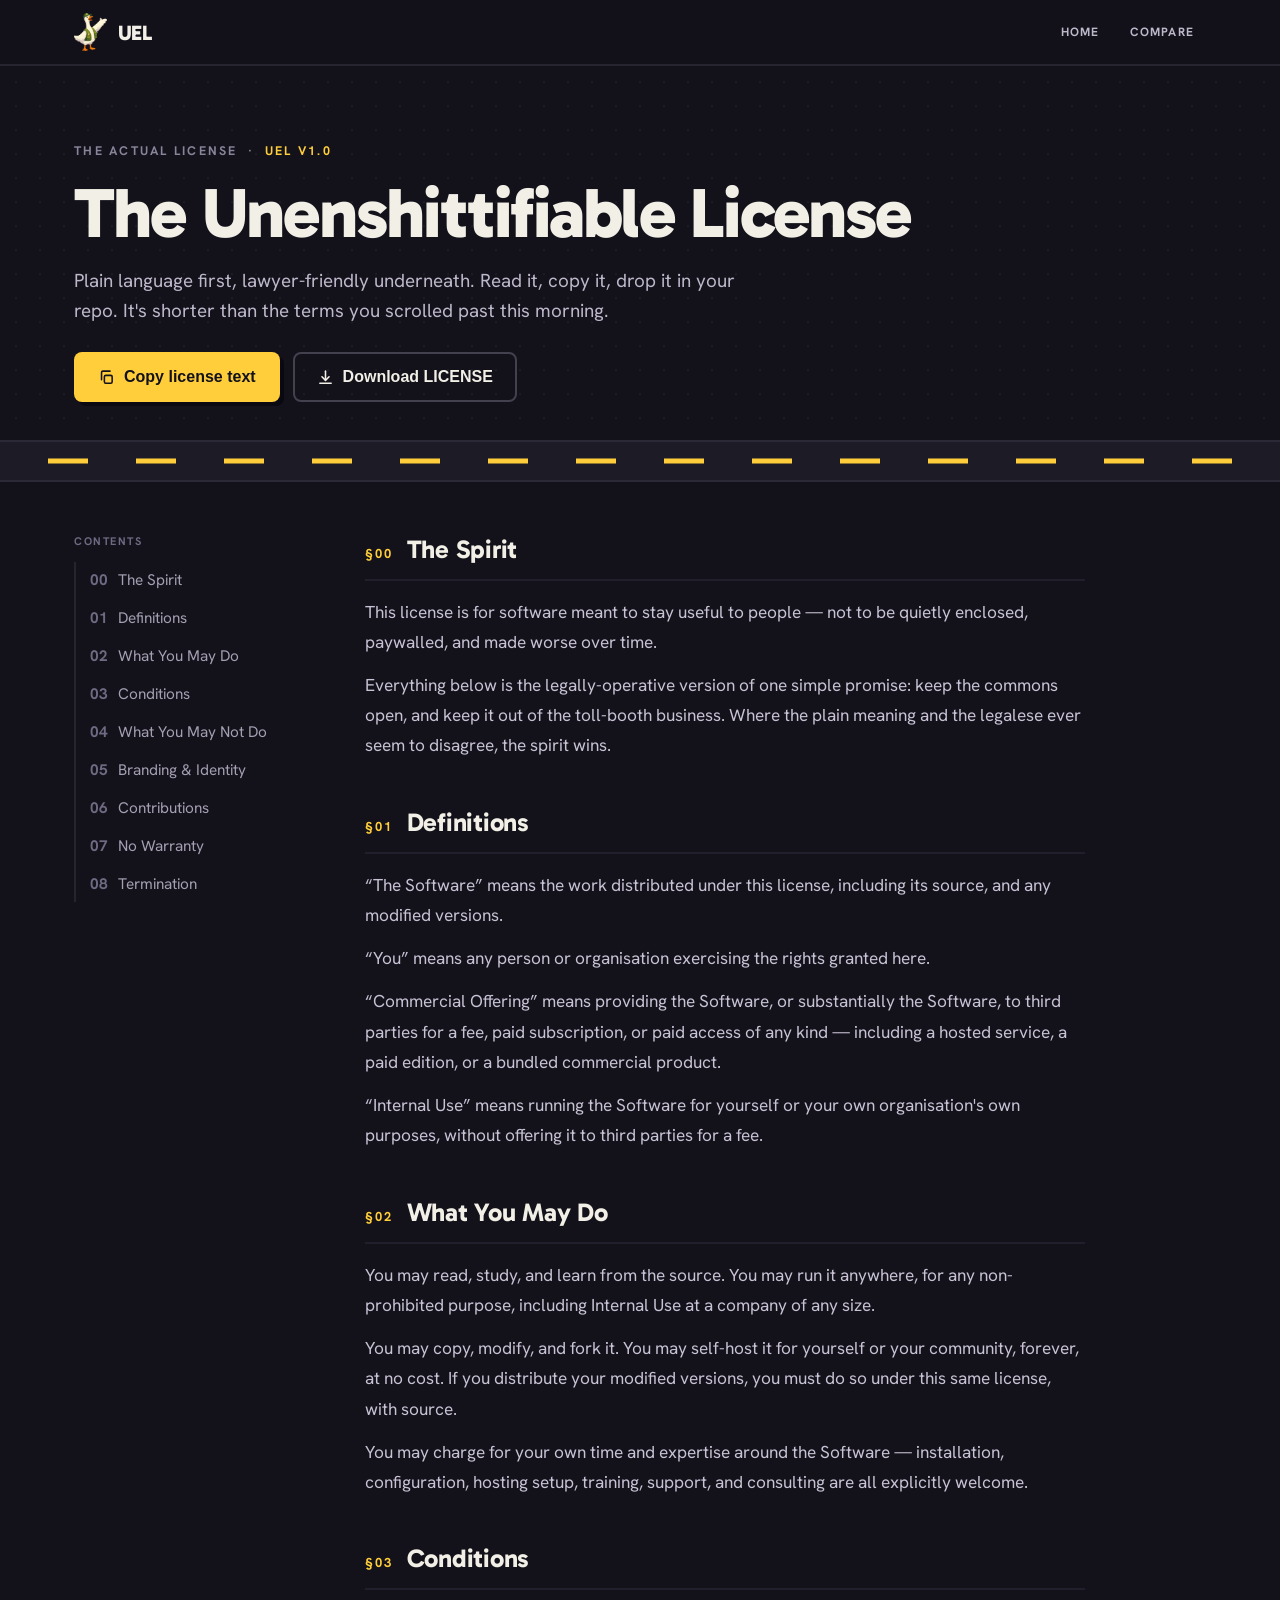
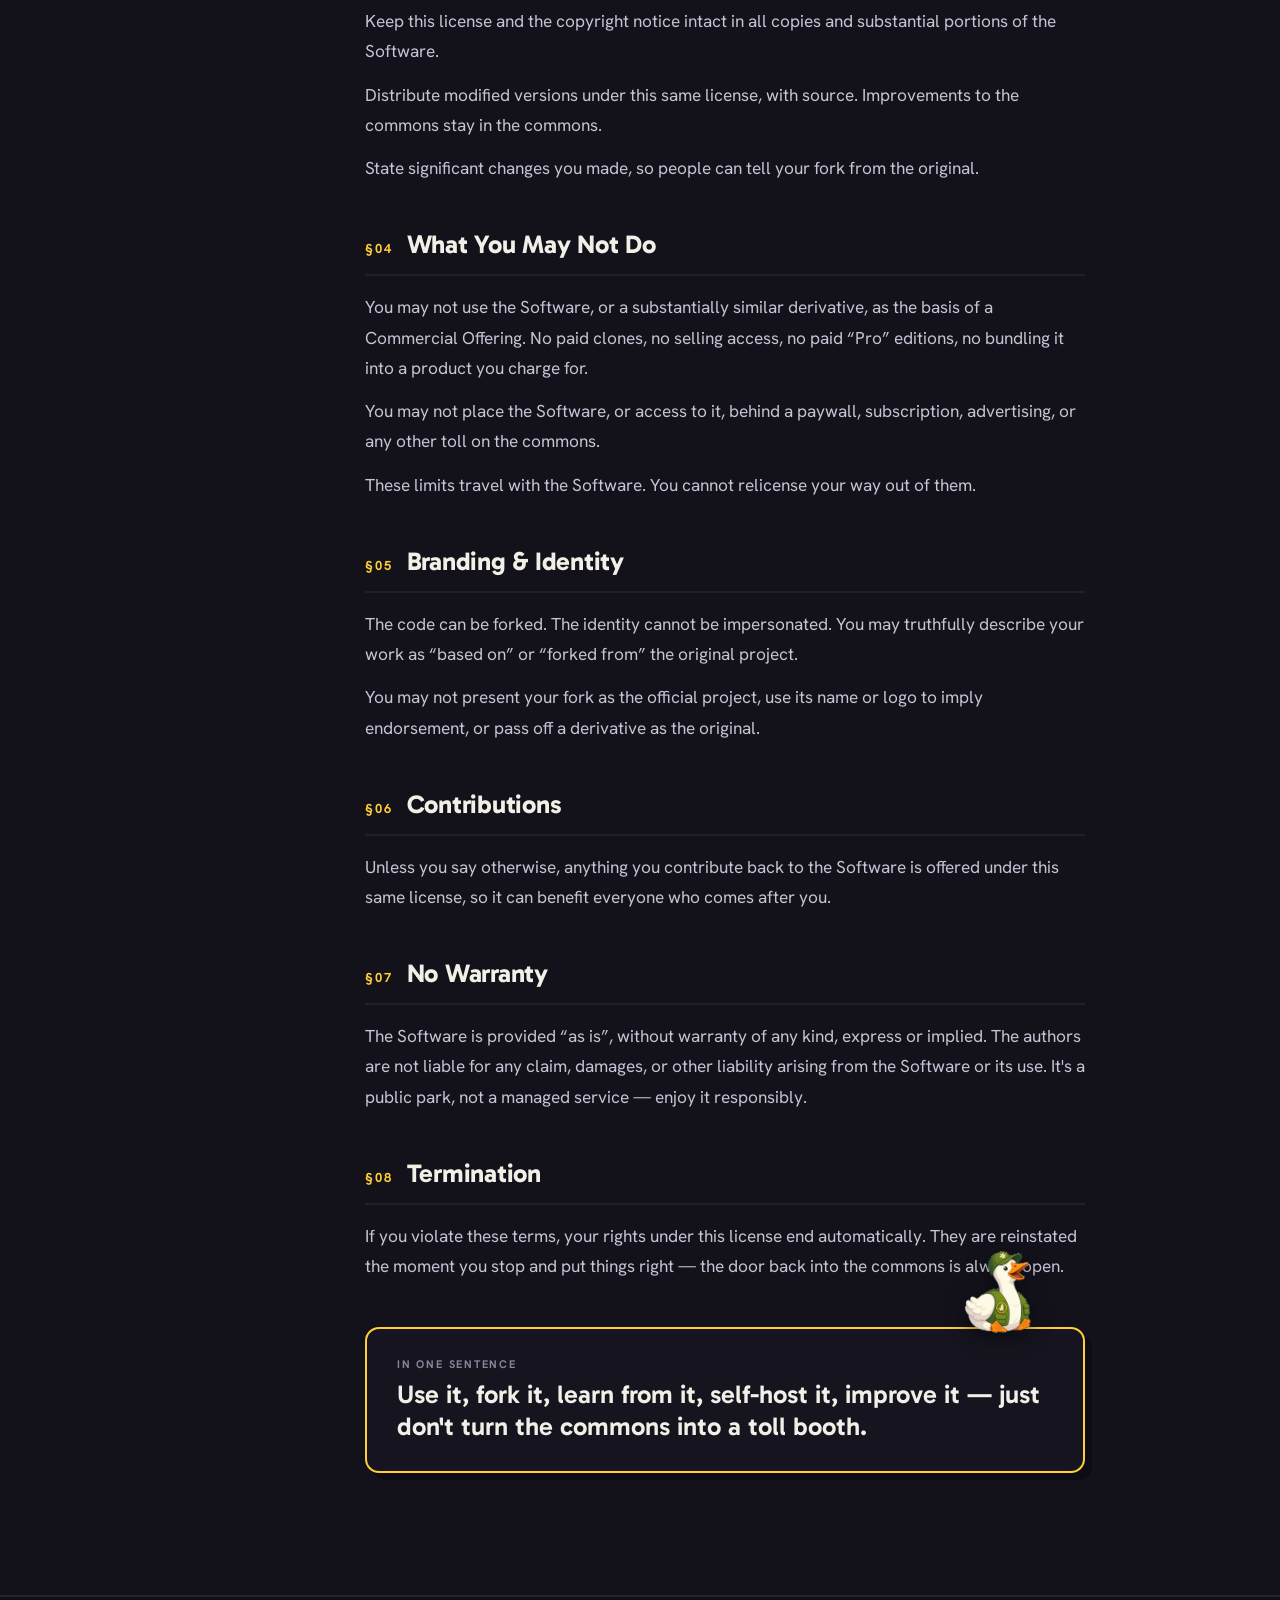
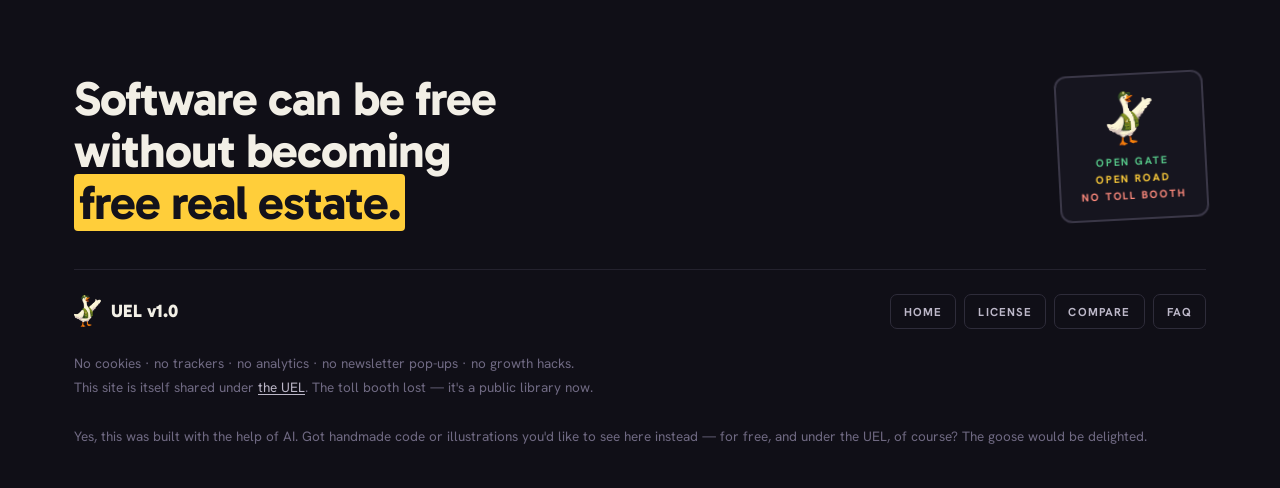
<file: license.html>
<!DOCTYPE html>
<html lang="en">
<head>
<meta charset="utf-8">
<meta name="viewport" content="width=device-width, initial-scale=1">
<title>The Unenshittifiable License — UEL v1.0</title>
<meta name="description" content="The Unenshittifiable License, in full. Plain language first, lawyer-friendly underneath. Read it, copy it, drop it in your repo.">
<meta property="og:title" content="The Unenshittifiable License — UEL v1.0">
<meta property="og:description" content="Plain language first, lawyer-friendly underneath. Read it, copy it, drop it in your repo.">
<meta property="og:type" content="website">
<link rel="icon" href="assets/goose_t.png">
<link rel="preconnect" href="https://fonts.googleapis.com">
<link rel="preconnect" href="https://fonts.gstatic.com" crossorigin>
<link href="https://fonts.googleapis.com/css2?family=Gabarito:wght@400;500;600;700;800;900&family=Hanken+Grotesk:wght@400;500;600;700;800&display=swap" rel="stylesheet">
<link rel="stylesheet" href="styles.css">
</head>
<body>

<div style="min-height:100vh;background:#13121b">

  <nav style="position:sticky;top:0;z-index:50;background:rgba(19,18,27,.86);backdrop-filter:blur(10px);border-bottom:2px solid #26242f">
    <div style="max-width:1180px;margin:0 auto;padding:13px 24px;display:flex;align-items:center;justify-content:space-between;gap:12px;flex-wrap:wrap">
      <a href="index.html" style="display:flex;align-items:center;gap:11px"><img src="assets/goose_t.png" alt="UEL warden goose" onclick="honk(event)" title="Honk!" style="height:38px;width:auto;cursor:pointer"><span style="font-family:'Gabarito',sans-serif;font-weight:800;font-size:21px;letter-spacing:-.01em">UEL</span></a>
      <div class="lab" style="display:flex;align-items:center;gap:6px;font-size:12px;letter-spacing:.1em">
        <a href="index.html" class="navlink" style="padding:9px 12px;color:#bdb8c9;border-radius:6px">Home</a>
        <a href="compare.html" class="navlink" style="padding:9px 12px;color:#bdb8c9;border-radius:6px">Compare</a>
      </div>
    </div>
  </nav>

  <header style="position:relative;background-image:radial-gradient(rgba(255,255,255,.045) 1.2px,transparent 1.2px);background-size:24px 24px;background-position:center">
    <div style="max-width:1180px;margin:0 auto;padding:clamp(42px,6vw,76px) 24px clamp(26px,3vw,38px)">
      <div class="lab" style="animation:fadeUp .6s both;font-size:12.5px;letter-spacing:.18em;color:#8a849a">The actual license &nbsp;·&nbsp; <span style="color:#ffce3a">UEL v1.0</span></div>
      <h1 style="animation:fadeUp .6s .08s both;font-family:'Gabarito',sans-serif;font-weight:800;font-size:clamp(2.4rem,5.6vw,4.4rem);line-height:.98;letter-spacing:-.025em;margin:20px 0 0">The Unenshittifiable License</h1>
      <p style="animation:fadeUp .6s .16s both;font-size:1.18rem;color:#bdb7c9;margin:18px 0 0;max-width:62ch;line-height:1.6">Plain language first, lawyer-friendly underneath. Read it, copy it, drop it in your repo. It's shorter than the terms you scrolled past this morning.</p>
      <div style="animation:fadeUp .6s .24s both;display:flex;flex-wrap:wrap;gap:13px;margin-top:26px">
        <button onclick="copyLicense(this)" class="btn-primary" style="display:inline-flex;align-items:center;gap:9px;padding:14px 24px;background:#ffce3a;color:#13121b;font-weight:800;font-size:1rem;border:none;border-radius:8px;cursor:pointer;box-shadow:4px 4px 0 #0a0912;transition:transform .15s,box-shadow .15s">
          <span data-copy-icon style="display:inline-flex"><svg width="17" height="17" viewBox="0 0 24 24" fill="none" stroke="currentColor" stroke-width="2.2" stroke-linecap="round" stroke-linejoin="round" style="flex:none"><rect x="9" y="9" width="11" height="11" rx="2"></rect><path d="M5 15V5a2 2 0 0 1 2-2h10"></path></svg></span>
          <span data-copy-label>Copy license text</span>
        </button>
        <button onclick="downloadLicense()" class="btn-ghost" style="display:inline-flex;align-items:center;gap:9px;padding:14px 22px;background:transparent;color:#f2efe6;font-weight:700;font-size:1rem;border:2px solid #44414f;border-radius:8px;cursor:pointer;transition:.18s"><svg width="17" height="17" viewBox="0 0 24 24" fill="none" stroke="currentColor" stroke-width="2.2" stroke-linecap="round" stroke-linejoin="round" style="flex:none"><path d="M12 3v12"></path><path d="M7 11l5 5 5-5"></path><path d="M4 20h16"></path></svg>Download LICENSE</button>
      </div>
    </div>
    <div aria-hidden="true" style="height:42px;background:#1c1b26;border-top:2px solid #2b2935;border-bottom:2px solid #2b2935;position:relative;overflow:hidden"><div class="anim-road" style="position:absolute;top:50%;left:-128px;right:-128px;height:5px;transform:translateY(-50%);background:repeating-linear-gradient(90deg,#ffce3a 0 40px,transparent 40px 88px)"></div></div>
  </header>

  <div style="max-width:1180px;margin:0 auto;padding:clamp(30px,4vw,52px) 24px;display:flex;flex-wrap:wrap;gap:clamp(32px,4vw,56px);align-items:flex-start">

    <aside class="toc" style="flex:1 1 200px;max-width:240px;position:sticky;top:86px">
      <div class="lab" style="font-size:11px;letter-spacing:.14em;color:#6f6982;margin-bottom:14px">Contents</div>
      <nav style="display:flex;flex-direction:column;gap:2px;border-left:2px solid #26242f">
        <a href="#spirit" class="toclink" style="display:flex;gap:10px;padding:8px 14px;margin-left:-2px;border-left:2px solid transparent;color:#a59fb2;font-size:.96rem;transition:.18s"><span style="color:#6f6982;font-weight:700;font-variant-numeric:tabular-nums">00</span>The Spirit</a>
        <a href="#definitions" class="toclink" style="display:flex;gap:10px;padding:8px 14px;margin-left:-2px;border-left:2px solid transparent;color:#a59fb2;font-size:.96rem;transition:.18s"><span style="color:#6f6982;font-weight:700;font-variant-numeric:tabular-nums">01</span>Definitions</a>
        <a href="#permissions" class="toclink" style="display:flex;gap:10px;padding:8px 14px;margin-left:-2px;border-left:2px solid transparent;color:#a59fb2;font-size:.96rem;transition:.18s"><span style="color:#6f6982;font-weight:700;font-variant-numeric:tabular-nums">02</span>What You May Do</a>
        <a href="#conditions" class="toclink" style="display:flex;gap:10px;padding:8px 14px;margin-left:-2px;border-left:2px solid transparent;color:#a59fb2;font-size:.96rem;transition:.18s"><span style="color:#6f6982;font-weight:700;font-variant-numeric:tabular-nums">03</span>Conditions</a>
        <a href="#limitations" class="toclink" style="display:flex;gap:10px;padding:8px 14px;margin-left:-2px;border-left:2px solid transparent;color:#a59fb2;font-size:.96rem;transition:.18s"><span style="color:#6f6982;font-weight:700;font-variant-numeric:tabular-nums">04</span>What You May Not Do</a>
        <a href="#branding" class="toclink" style="display:flex;gap:10px;padding:8px 14px;margin-left:-2px;border-left:2px solid transparent;color:#a59fb2;font-size:.96rem;transition:.18s"><span style="color:#6f6982;font-weight:700;font-variant-numeric:tabular-nums">05</span>Branding &amp; Identity</a>
        <a href="#contributions" class="toclink" style="display:flex;gap:10px;padding:8px 14px;margin-left:-2px;border-left:2px solid transparent;color:#a59fb2;font-size:.96rem;transition:.18s"><span style="color:#6f6982;font-weight:700;font-variant-numeric:tabular-nums">06</span>Contributions</a>
        <a href="#warranty" class="toclink" style="display:flex;gap:10px;padding:8px 14px;margin-left:-2px;border-left:2px solid transparent;color:#a59fb2;font-size:.96rem;transition:.18s"><span style="color:#6f6982;font-weight:700;font-variant-numeric:tabular-nums">07</span>No Warranty</a>
        <a href="#termination" class="toclink" style="display:flex;gap:10px;padding:8px 14px;margin-left:-2px;border-left:2px solid transparent;color:#a59fb2;font-size:.96rem;transition:.18s"><span style="color:#6f6982;font-weight:700;font-variant-numeric:tabular-nums">08</span>Termination</a>
      </nav>
    </aside>

    <main style="flex:999 1 440px;min-width:0;max-width:720px;padding-bottom:70px">

      <section id="spirit" style="scroll-margin-top:86px;margin-bottom:46px">
        <div style="display:flex;align-items:baseline;gap:14px;margin-bottom:16px;padding-bottom:14px;border-bottom:2px solid #221f2c"><span class="lab" style="font-size:13px;color:#ffce3a;font-variant-numeric:tabular-nums">§00</span><h2 style="font-family:'Gabarito',sans-serif;font-weight:700;font-size:1.6rem;letter-spacing:-.01em;margin:0">The Spirit</h2></div>
        <div style="color:#c8c2d4;font-size:1.08rem;line-height:1.75">
          <p style="margin:0 0 13px">This license is for software meant to stay useful to people — not to be quietly enclosed, paywalled, and made worse over time.</p>
          <p style="margin:0 0 13px">Everything below is the legally-operative version of one simple promise: keep the commons open, and keep it out of the toll-booth business. Where the plain meaning and the legalese ever seem to disagree, the spirit wins.</p>
        </div>
      </section>

      <section id="definitions" style="scroll-margin-top:86px;margin-bottom:46px">
        <div style="display:flex;align-items:baseline;gap:14px;margin-bottom:16px;padding-bottom:14px;border-bottom:2px solid #221f2c"><span class="lab" style="font-size:13px;color:#ffce3a;font-variant-numeric:tabular-nums">§01</span><h2 style="font-family:'Gabarito',sans-serif;font-weight:700;font-size:1.6rem;letter-spacing:-.01em;margin:0">Definitions</h2></div>
        <div style="color:#c8c2d4;font-size:1.08rem;line-height:1.75">
          <p style="margin:0 0 13px">“The Software” means the work distributed under this license, including its source, and any modified versions.</p>
          <p style="margin:0 0 13px">“You” means any person or organisation exercising the rights granted here.</p>
          <p style="margin:0 0 13px">“Commercial Offering” means providing the Software, or substantially the Software, to third parties for a fee, paid subscription, or paid access of any kind — including a hosted service, a paid edition, or a bundled commercial product.</p>
          <p style="margin:0 0 13px">“Internal Use” means running the Software for yourself or your own organisation's own purposes, without offering it to third parties for a fee.</p>
        </div>
      </section>

      <section id="permissions" style="scroll-margin-top:86px;margin-bottom:46px">
        <div style="display:flex;align-items:baseline;gap:14px;margin-bottom:16px;padding-bottom:14px;border-bottom:2px solid #221f2c"><span class="lab" style="font-size:13px;color:#ffce3a;font-variant-numeric:tabular-nums">§02</span><h2 style="font-family:'Gabarito',sans-serif;font-weight:700;font-size:1.6rem;letter-spacing:-.01em;margin:0">What You May Do</h2></div>
        <div style="color:#c8c2d4;font-size:1.08rem;line-height:1.75">
          <p style="margin:0 0 13px">You may read, study, and learn from the source. You may run it anywhere, for any non-prohibited purpose, including Internal Use at a company of any size.</p>
          <p style="margin:0 0 13px">You may copy, modify, and fork it. You may self-host it for yourself or your community, forever, at no cost. If you distribute your modified versions, you must do so under this same license, with source.</p>
          <p style="margin:0 0 13px">You may charge for your own time and expertise around the Software — installation, configuration, hosting setup, training, support, and consulting are all explicitly welcome.</p>
        </div>
      </section>

      <section id="conditions" style="scroll-margin-top:86px;margin-bottom:46px">
        <div style="display:flex;align-items:baseline;gap:14px;margin-bottom:16px;padding-bottom:14px;border-bottom:2px solid #221f2c"><span class="lab" style="font-size:13px;color:#ffce3a;font-variant-numeric:tabular-nums">§03</span><h2 style="font-family:'Gabarito',sans-serif;font-weight:700;font-size:1.6rem;letter-spacing:-.01em;margin:0">Conditions</h2></div>
        <div style="color:#c8c2d4;font-size:1.08rem;line-height:1.75">
          <p style="margin:0 0 13px">Keep this license and the copyright notice intact in all copies and substantial portions of the Software.</p>
          <p style="margin:0 0 13px">Distribute modified versions under this same license, with source. Improvements to the commons stay in the commons.</p>
          <p style="margin:0 0 13px">State significant changes you made, so people can tell your fork from the original.</p>
        </div>
      </section>

      <section id="limitations" style="scroll-margin-top:86px;margin-bottom:46px">
        <div style="display:flex;align-items:baseline;gap:14px;margin-bottom:16px;padding-bottom:14px;border-bottom:2px solid #221f2c"><span class="lab" style="font-size:13px;color:#ffce3a;font-variant-numeric:tabular-nums">§04</span><h2 style="font-family:'Gabarito',sans-serif;font-weight:700;font-size:1.6rem;letter-spacing:-.01em;margin:0">What You May Not Do</h2></div>
        <div style="color:#c8c2d4;font-size:1.08rem;line-height:1.75">
          <p style="margin:0 0 13px">You may not use the Software, or a substantially similar derivative, as the basis of a Commercial Offering. No paid clones, no selling access, no paid “Pro” editions, no bundling it into a product you charge for.</p>
          <p style="margin:0 0 13px">You may not place the Software, or access to it, behind a paywall, subscription, advertising, or any other toll on the commons.</p>
          <p style="margin:0 0 13px">These limits travel with the Software. You cannot relicense your way out of them.</p>
        </div>
      </section>

      <section id="branding" style="scroll-margin-top:86px;margin-bottom:46px">
        <div style="display:flex;align-items:baseline;gap:14px;margin-bottom:16px;padding-bottom:14px;border-bottom:2px solid #221f2c"><span class="lab" style="font-size:13px;color:#ffce3a;font-variant-numeric:tabular-nums">§05</span><h2 style="font-family:'Gabarito',sans-serif;font-weight:700;font-size:1.6rem;letter-spacing:-.01em;margin:0">Branding &amp; Identity</h2></div>
        <div style="color:#c8c2d4;font-size:1.08rem;line-height:1.75">
          <p style="margin:0 0 13px">The code can be forked. The identity cannot be impersonated. You may truthfully describe your work as “based on” or “forked from” the original project.</p>
          <p style="margin:0 0 13px">You may not present your fork as the official project, use its name or logo to imply endorsement, or pass off a derivative as the original.</p>
        </div>
      </section>

      <section id="contributions" style="scroll-margin-top:86px;margin-bottom:46px">
        <div style="display:flex;align-items:baseline;gap:14px;margin-bottom:16px;padding-bottom:14px;border-bottom:2px solid #221f2c"><span class="lab" style="font-size:13px;color:#ffce3a;font-variant-numeric:tabular-nums">§06</span><h2 style="font-family:'Gabarito',sans-serif;font-weight:700;font-size:1.6rem;letter-spacing:-.01em;margin:0">Contributions</h2></div>
        <div style="color:#c8c2d4;font-size:1.08rem;line-height:1.75">
          <p style="margin:0 0 13px">Unless you say otherwise, anything you contribute back to the Software is offered under this same license, so it can benefit everyone who comes after you.</p>
        </div>
      </section>

      <section id="warranty" style="scroll-margin-top:86px;margin-bottom:46px">
        <div style="display:flex;align-items:baseline;gap:14px;margin-bottom:16px;padding-bottom:14px;border-bottom:2px solid #221f2c"><span class="lab" style="font-size:13px;color:#ffce3a;font-variant-numeric:tabular-nums">§07</span><h2 style="font-family:'Gabarito',sans-serif;font-weight:700;font-size:1.6rem;letter-spacing:-.01em;margin:0">No Warranty</h2></div>
        <div style="color:#c8c2d4;font-size:1.08rem;line-height:1.75">
          <p style="margin:0 0 13px">The Software is provided “as is”, without warranty of any kind, express or implied. The authors are not liable for any claim, damages, or other liability arising from the Software or its use. It's a public park, not a managed service — enjoy it responsibly.</p>
        </div>
      </section>

      <section id="termination" style="scroll-margin-top:86px;margin-bottom:46px">
        <div style="display:flex;align-items:baseline;gap:14px;margin-bottom:16px;padding-bottom:14px;border-bottom:2px solid #221f2c"><span class="lab" style="font-size:13px;color:#ffce3a;font-variant-numeric:tabular-nums">§08</span><h2 style="font-family:'Gabarito',sans-serif;font-weight:700;font-size:1.6rem;letter-spacing:-.01em;margin:0">Termination</h2></div>
        <div style="color:#c8c2d4;font-size:1.08rem;line-height:1.75">
          <p style="margin:0 0 13px">If you violate these terms, your rights under this license end automatically. They are reinstated the moment you stop and put things right — the door back into the commons is always open.</p>
        </div>
      </section>

      <div style="position:relative;margin-top:36px;padding:28px 30px;border:2px solid #ffce3a;border-radius:14px;background:#16151f;box-shadow:7px 7px 0 #0d0c15">
        <img src="assets/goose_sit.png" alt="The warden goose, settled in" style="position:absolute;top:-92px;right:20px;height:120px;width:auto;filter:drop-shadow(0 6px 10px rgba(0,0,0,.5))">
        <div class="lab" style="font-size:11px;letter-spacing:.16em;color:#8a849a;margin-bottom:8px">In one sentence</div>
        <p style="font-family:'Gabarito',sans-serif;font-weight:600;font-size:clamp(1.25rem,2.2vw,1.6rem);line-height:1.25;margin:0">Use it, fork it, learn from it, self-host it, improve it — just don't turn the commons into a toll booth.</p>
      </div>
    </main>
  </div>

  <footer style="border-top:2px solid #26242f;background:#100f17">
    <div style="max-width:1180px;margin:0 auto;padding:clamp(46px,6vw,80px) 24px clamp(28px,4vw,40px)">
      <div style="display:flex;flex-wrap:wrap;gap:30px;justify-content:space-between;align-items:flex-start">
        <p style="font-family:'Gabarito',sans-serif;font-weight:700;font-size:clamp(1.7rem,4.2vw,3rem);line-height:1.08;letter-spacing:-.02em;margin:0;max-width:16ch;text-wrap:balance">Software can be free without becoming <span style="background:#ffce3a;color:#13121b;padding:0 .1em;border-radius:4px;box-decoration-break:clone;-webkit-box-decoration-break:clone">free real estate.</span></p>
        <div style="display:inline-flex;flex-direction:column;align-items:center;gap:3px;border:2px solid #3a3747;border-radius:12px;padding:16px 20px;background:#16151f;transform:rotate(-3deg)">
          <img src="assets/goose_t.png" alt="" style="height:54px;width:auto">
          <span class="lab" style="font-size:10.5px;letter-spacing:.18em;color:#57c98a;margin-top:6px">Open gate</span>
          <span class="lab" style="font-size:10.5px;letter-spacing:.18em;color:#ffce3a">Open road</span>
          <span class="lab" style="font-size:10.5px;letter-spacing:.18em;color:#ff8b7d">No toll booth</span>
        </div>
      </div>
      <div style="display:flex;flex-wrap:wrap;gap:24px;justify-content:space-between;align-items:center;margin-top:40px;padding-top:24px;border-top:1px solid #24222e">
        <div style="display:flex;align-items:center;gap:10px;font-family:'Gabarito',sans-serif;font-weight:800;font-size:18px"><img src="assets/goose_t.png" alt="" style="height:32px;width:auto">UEL v1.0</div>
        <div class="lab" style="display:flex;gap:8px;flex-wrap:wrap;font-size:11.5px;letter-spacing:.1em">
          <a href="index.html" class="pill" style="padding:9px 13px;border:1px solid #2e2c3a;border-radius:7px;color:#bdb8c9;transition:.18s">Home</a>
          <a href="license.html" class="pill" style="padding:9px 13px;border:1px solid #2e2c3a;border-radius:7px;color:#bdb8c9;transition:.18s">License</a>
          <a href="compare.html" class="pill" style="padding:9px 13px;border:1px solid #2e2c3a;border-radius:7px;color:#bdb8c9;transition:.18s">Compare</a>
          <a href="index.html#faq" class="pill" style="padding:9px 13px;border:1px solid #2e2c3a;border-radius:7px;color:#bdb8c9;transition:.18s">FAQ</a>
        </div>
      </div>
      <p style="font-size:13.5px;color:#6f6982;margin:22px 0 0;line-height:1.8">No cookies · no trackers · no analytics · no newsletter pop-ups · no growth hacks.<br>This site is itself shared under <a href="https://github.com/rock3r/uel" style="color:#bdb8c9;text-decoration:underline;text-underline-offset:2px">the UEL</a>. The toll booth lost — it's a public library now.<br><br>Yes, this was built with the help of AI. Got handmade code or illustrations you'd like to see here instead — for free, and under the UEL, of course? The goose would be delighted.</p>
    </div>
  </footer>
</div>

<script src="app.js"></script>
<script>
/* The canonical plaintext UEL — identical to the repo's LICENSE file. */
var LICENSE_TEXT = [
"THE UNENSHITTIFIABLE LICENSE (UEL) v1.0",
"",
"Use it. Fork it. Learn from it. Self-host it. Improve it.",
"Just don't enshittify it.",
"",
"00. THE SPIRIT",
"This license is for software meant to stay useful to people — not to be quietly enclosed, paywalled, and made worse over time.",
"Everything below is the legally-operative version of one simple promise: keep the commons open, and keep it out of the toll-booth business. Where the plain meaning and the legalese ever seem to disagree, the spirit wins.",
"",
"01. DEFINITIONS",
"“The Software” means the work distributed under this license, including its source, and any modified versions.",
"“You” means any person or organisation exercising the rights granted here.",
"“Commercial Offering” means providing the Software, or substantially the Software, to third parties for a fee, paid subscription, or paid access of any kind — including a hosted service, a paid edition, or a bundled commercial product.",
"“Internal Use” means running the Software for yourself or your own organisation's own purposes, without offering it to third parties for a fee.",
"",
"02. WHAT YOU MAY DO",
"You may read, study, and learn from the source. You may run it anywhere, for any non-prohibited purpose, including Internal Use at a company of any size.",
"You may copy, modify, and fork it. You may self-host it for yourself or your community, forever, at no cost. If you distribute your modified versions, you must do so under this same license, with source.",
"You may charge for your own time and expertise around the Software — installation, configuration, hosting setup, training, support, and consulting are all explicitly welcome.",
"",
"03. CONDITIONS",
"Keep this license and the copyright notice intact in all copies and substantial portions of the Software.",
"Distribute modified versions under this same license, with source. Improvements to the commons stay in the commons.",
"State significant changes you made, so people can tell your fork from the original.",
"",
"04. WHAT YOU MAY NOT DO",
"You may not use the Software, or a substantially similar derivative, as the basis of a Commercial Offering. No paid clones, no selling access, no paid “Pro” editions, no bundling it into a product you charge for.",
"You may not place the Software, or access to it, behind a paywall, subscription, advertising, or any other toll on the commons.",
"These limits travel with the Software. You cannot relicense your way out of them.",
"",
"05. BRANDING & IDENTITY",
"The code can be forked. The identity cannot be impersonated. You may truthfully describe your work as “based on” or “forked from” the original project.",
"You may not present your fork as the official project, use its name or logo to imply endorsement, or pass off a derivative as the original.",
"",
"06. CONTRIBUTIONS",
"Unless you say otherwise, anything you contribute back to the Software is offered under this same license, so it can benefit everyone who comes after you.",
"",
"07. NO WARRANTY",
"The Software is provided “as is”, without warranty of any kind, express or implied. The authors are not liable for any claim, damages, or other liability arising from the Software or its use. It's a public park, not a managed service — enjoy it responsibly.",
"",
"08. TERMINATION",
"If you violate these terms, your rights under this license end automatically. They are reinstated the moment you stop and put things right — the door back into the commons is always open.",
"",
"In one sentence: keep the commons open, and keep it out of the toll-booth business.",
""
].join("\n");

var CHECK_SVG = '<svg width="18" height="18" viewBox="0 0 24 24" fill="none" stroke="currentColor" stroke-width="2.6" stroke-linecap="round" stroke-linejoin="round" style="flex:none"><path d="M5 13l4 4L19 7"></path></svg>';
var COPY_SVG = '<svg width="17" height="17" viewBox="0 0 24 24" fill="none" stroke="currentColor" stroke-width="2.2" stroke-linecap="round" stroke-linejoin="round" style="flex:none"><rect x="9" y="9" width="11" height="11" rx="2"></rect><path d="M5 15V5a2 2 0 0 1 2-2h10"></path></svg>';

function copyLicense(btn){
  var icon = btn.querySelector("[data-copy-icon]");
  var label = btn.querySelector("[data-copy-label]");
  var show = function(){
    icon.innerHTML = CHECK_SVG;
    label.textContent = "Copied to clipboard";
    setTimeout(function(){ icon.innerHTML = COPY_SVG; label.textContent = "Copy license text"; }, 1800);
  };
  if (navigator.clipboard && navigator.clipboard.writeText){
    navigator.clipboard.writeText(LICENSE_TEXT).then(show, show);
  } else {
    var ta = document.createElement("textarea");
    ta.value = LICENSE_TEXT;
    document.body.appendChild(ta);
    ta.select();
    try { document.execCommand("copy"); } catch (e) {}
    document.body.removeChild(ta);
    show();
  }
}

function downloadLicense(){
  var blob = new Blob([LICENSE_TEXT], { type: "text/plain" });
  var url = URL.createObjectURL(blob);
  var a = document.createElement("a");
  a.href = url;
  a.download = "LICENSE";
  document.body.appendChild(a);
  a.click();
  document.body.removeChild(a);
  setTimeout(function(){ URL.revokeObjectURL(url); }, 1000);
}
</script>
</body>
</html>
</file>
<file: styles.css>
/* The Unenshittifiable License — site styles */

*{box-sizing:border-box}
html{scroll-behavior:smooth}
body{margin:0;background:#13121b;color:#f2efe6;font-family:'Hanken Grotesk',system-ui,sans-serif;-webkit-font-smoothing:antialiased;overflow-x:hidden}
::selection{background:#ffce3a;color:#13121b}
a{color:inherit;text-decoration:none}
.lab{font-family:'Hanken Grotesk',sans-serif;text-transform:uppercase;letter-spacing:.14em;font-weight:700}

@keyframes fadeUp{from{opacity:0;transform:translateY(22px)}to{opacity:1;transform:none}}
@keyframes roadmove{to{background-position:-88px 0}}
@keyframes drive{0%{transform:translateX(-280px)}27%{transform:translateX(calc(100vw + 300px))}100%{transform:translateX(calc(100vw + 300px))}}
@keyframes nudge{0%,100%{transform:translateY(0) rotate(-6deg)}50%{transform:translateY(-8px) rotate(6deg)}}

/* Animated dividers */
.anim-road{animation:roadmove 6s linear infinite}
.anim-drive{animation:drive 30s linear 30s infinite backwards;will-change:transform}

/* Hover behaviours (were `style-hover` in the design prototype) */
.navlink{transition:.18s}
.navlink:hover{background:#221f2c;color:#fff}
.btn-primary:hover{transform:translate(-1px,-1px);box-shadow:5px 5px 0 #0a0912}
.btn-primary-sm:hover{transform:translate(-1px,-1px);box-shadow:4px 4px 0 #0a0912}
.btn-ghost:hover{border-color:#ffce3a;color:#ffce3a}
.pill:hover{border-color:#ffce3a;color:#ffce3a}
.toclink:hover{color:#ffce3a;border-left-color:#ffce3a}

/* The contents sidebar is a sticky desktop side-column. Once the two
   columns (aside 200px + gap + main 440px, which wrap at ~720px) collapse
   to a single column, a sticky sidebar pins over the body text and a static
   one just clutters the scroll — so hide it entirely below that width. */
@media (max-width: 820px){
  .toc{display:none}
}

/* Respect reduced-motion: stop the loops, and reveal anything that fades in */
@media (prefers-reduced-motion: reduce){
  .anim-road,.anim-drive{animation:none !important}
  [style*="fadeUp"]{opacity:1 !important;animation:none !important}
}
</file>
